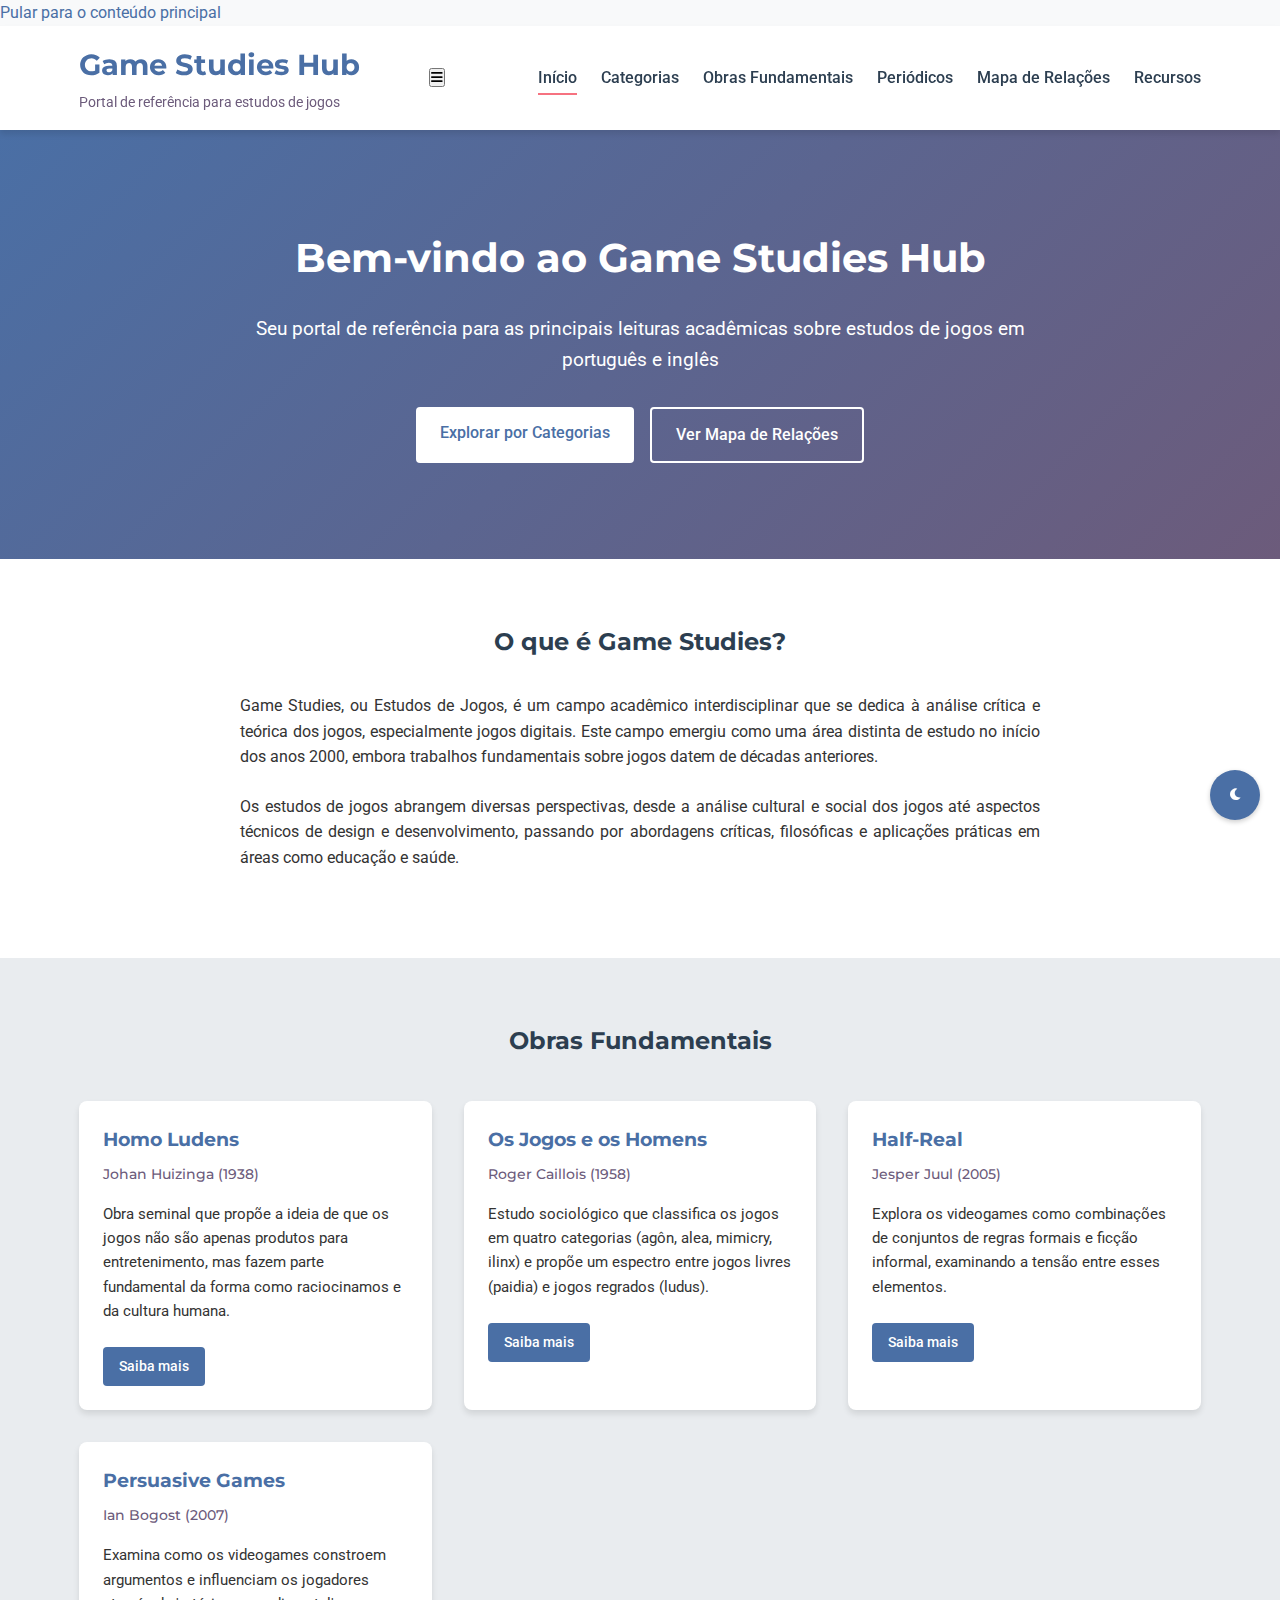
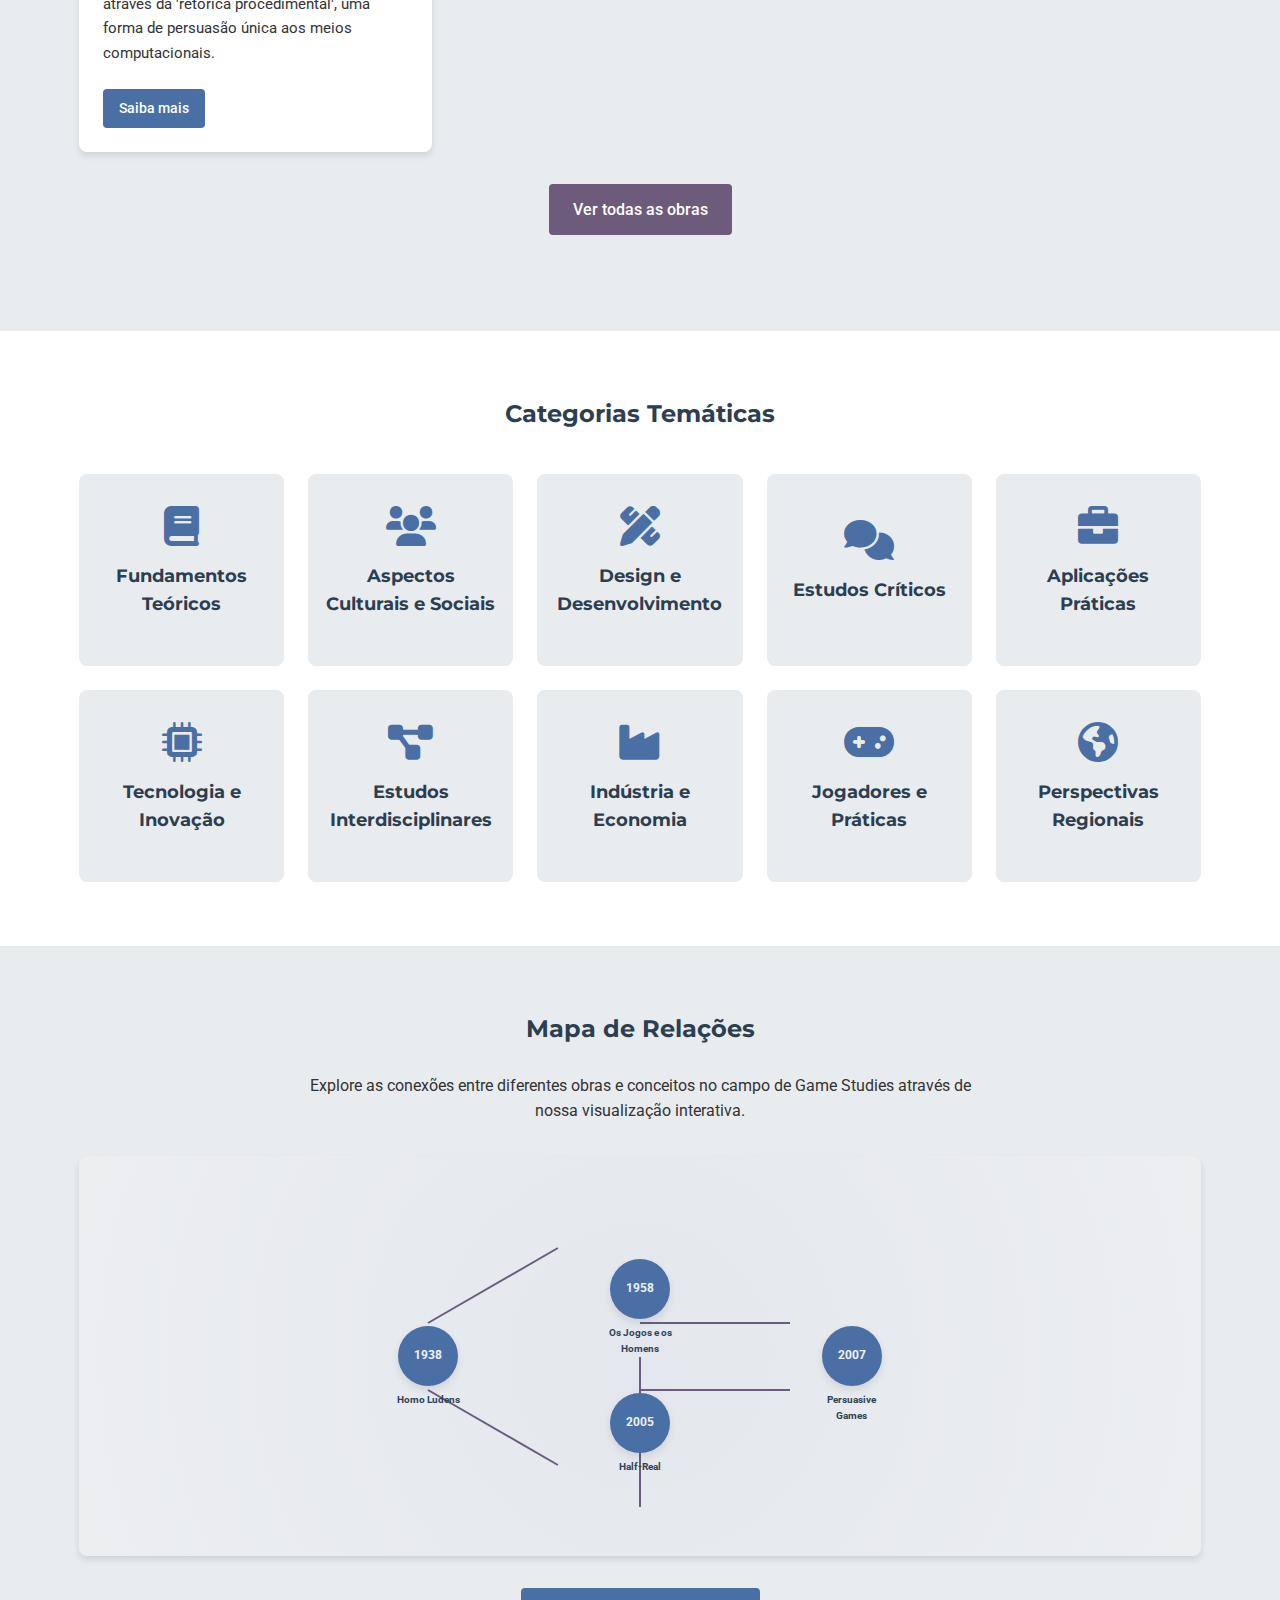
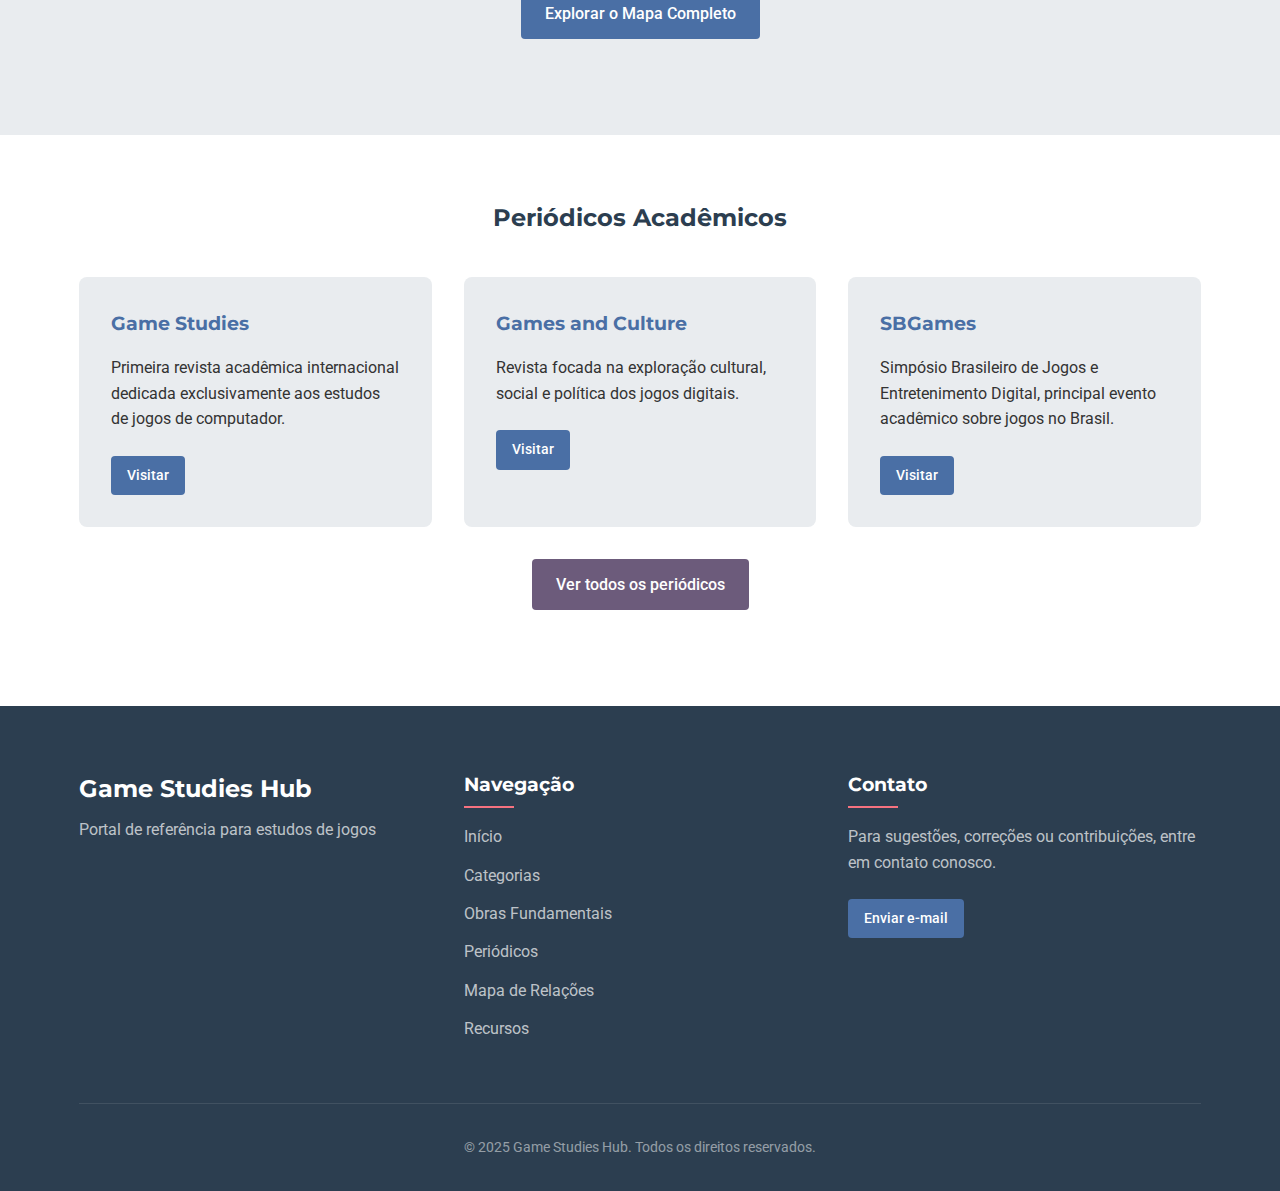
<file: index.html>
<!DOCTYPE html>
<html lang="pt-br">
<head>
    <meta charset="UTF-8">
    <meta name="viewport" content="width=device-width, initial-scale=1.0">
    <title>Game Studies Hub - Portal de Referência para Estudos de Jogos</title>
    <link rel="stylesheet" href="css/styles.css">
    <link rel="stylesheet" href="css/map-placeholder.css">
    <link rel="stylesheet" href="https://cdnjs.cloudflare.com/ajax/libs/font-awesome/6.0.0-beta3/css/all.min.css">
    <link rel="preconnect" href="https://fonts.googleapis.com">
    <link rel="preconnect" href="https://fonts.gstatic.com" crossorigin>
    <link href="https://fonts.googleapis.com/css2?family=Montserrat:wght@400;500;600;700&family=Roboto:wght@300;400;500;700&display=swap" rel="stylesheet">
    <meta name="description" content="Portal de referência para estudos de jogos, reunindo as principais leituras acadêmicas em português e inglês sobre Game Studies.">
    <link rel="icon" href="img/favicon.ico">
    <meta property="og:title" content="Game Studies Hub">
    <meta property="og:description" content="Portal de referência para estudos de jogos, reunindo as principais leituras acadêmicas em português e inglês.">
    <meta property="og:type" content="website">
    <meta property="og:url" content="https://gamestudieshub.com.br">
</head>
<body>
    <a href="#main-content" class="skip-link">Pular para o conteúdo principal</a>
    
    <header>
        <div class="container">
            <div class="logo">
                <h1>Game Studies Hub</h1>
                <p>Portal de referência para estudos de jogos</p>
            </div>
            <button class="mobile-menu-toggle" aria-label="Menu" aria-expanded="false" aria-controls="main-nav">
                <i class="fas fa-bars"></i>
            </button>
            <nav id="main-nav">
                <ul>
                    <li><a href="#" class="active">Início</a></li>
                    <li><a href="categorias.html">Categorias</a></li>
                    <li><a href="obras.html">Obras Fundamentais</a></li>
                    <li><a href="periodicos.html">Periódicos</a></li>
                    <li><a href="mapa.html">Mapa de Relações</a></li>
                    <li><a href="recursos.html">Recursos</a></li>
                </ul>
            </nav>
        </div>
    </header>

    <main id="main-content">
        <section class="hero">
            <div class="container">
                <h2>Bem-vindo ao Game Studies Hub</h2>
                <p>Seu portal de referência para as principais leituras acadêmicas sobre estudos de jogos em português e inglês</p>
                <div class="hero-buttons">
                    <a href="categorias.html" class="btn primary">Explorar por Categorias</a>
                    <a href="mapa.html" class="btn secondary">Ver Mapa de Relações</a>
                </div>
            </div>
        </section>

        <section class="intro">
            <div class="container">
                <h2>O que é Game Studies?</h2>
                <p>Game Studies, ou Estudos de Jogos, é um campo acadêmico interdisciplinar que se dedica à análise crítica e teórica dos jogos, especialmente jogos digitais. Este campo emergiu como uma área distinta de estudo no início dos anos 2000, embora trabalhos fundamentais sobre jogos datem de décadas anteriores.</p>
                <p>Os estudos de jogos abrangem diversas perspectivas, desde a análise cultural e social dos jogos até aspectos técnicos de design e desenvolvimento, passando por abordagens críticas, filosóficas e aplicações práticas em áreas como educação e saúde.</p>
            </div>
        </section>

        <section class="featured">
            <div class="container">
                <h2>Obras Fundamentais</h2>
                <div class="cards">
                    <div class="card">
                        <div class="card-content">
                            <h3>Homo Ludens</h3>
                            <h4>Johan Huizinga (1938)</h4>
                            <p>Obra seminal que propõe a ideia de que os jogos não são apenas produtos para entretenimento, mas fazem parte fundamental da forma como raciocinamos e da cultura humana.</p>
                            <a href="obras.html#homo-ludens" class="btn small">Saiba mais</a>
                        </div>
                    </div>
                    <div class="card">
                        <div class="card-content">
                            <h3>Os Jogos e os Homens</h3>
                            <h4>Roger Caillois (1958)</h4>
                            <p>Estudo sociológico que classifica os jogos em quatro categorias (agôn, alea, mimicry, ilinx) e propõe um espectro entre jogos livres (paidia) e jogos regrados (ludus).</p>
                            <a href="obras.html#jogos-homens" class="btn small">Saiba mais</a>
                        </div>
                    </div>
                    <div class="card">
                        <div class="card-content">
                            <h3>Half-Real</h3>
                            <h4>Jesper Juul (2005)</h4>
                            <p>Explora os videogames como combinações de conjuntos de regras formais e ficção informal, examinando a tensão entre esses elementos.</p>
                            <a href="obras.html#half-real" class="btn small">Saiba mais</a>
                        </div>
                    </div>
                    <div class="card">
                        <div class="card-content">
                            <h3>Persuasive Games</h3>
                            <h4>Ian Bogost (2007)</h4>
                            <p>Examina como os videogames constroem argumentos e influenciam os jogadores através da 'retórica procedimental', uma forma de persuasão única aos meios computacionais.</p>
                            <a href="obras.html#persuasive-games" class="btn small">Saiba mais</a>
                        </div>
                    </div>
                </div>
                <div class="center">
                    <a href="obras.html" class="btn secondary">Ver todas as obras</a>
                </div>
            </div>
        </section>

        <section class="categories">
            <div class="container">
                <h2>Categorias Temáticas</h2>
                <div class="category-grid">
                    <a href="categorias.html#fundamentos" class="category-item">
                        <i class="fas fa-book"></i>
                        <h3>Fundamentos Teóricos</h3>
                    </a>
                    <a href="categorias.html#cultural" class="category-item">
                        <i class="fas fa-users"></i>
                        <h3>Aspectos Culturais e Sociais</h3>
                    </a>
                    <a href="categorias.html#design" class="category-item">
                        <i class="fas fa-pencil-ruler"></i>
                        <h3>Design e Desenvolvimento</h3>
                    </a>
                    <a href="categorias.html#criticos" class="category-item">
                        <i class="fas fa-comments"></i>
                        <h3>Estudos Críticos</h3>
                    </a>
                    <a href="categorias.html#aplicacoes" class="category-item">
                        <i class="fas fa-briefcase"></i>
                        <h3>Aplicações Práticas</h3>
                    </a>
                    <a href="categorias.html#tecnologia" class="category-item">
                        <i class="fas fa-microchip"></i>
                        <h3>Tecnologia e Inovação</h3>
                    </a>
                    <a href="categorias.html#interdisciplinar" class="category-item">
                        <i class="fas fa-project-diagram"></i>
                        <h3>Estudos Interdisciplinares</h3>
                    </a>
                    <a href="categorias.html#industria" class="category-item">
                        <i class="fas fa-industry"></i>
                        <h3>Indústria e Economia</h3>
                    </a>
                    <a href="categorias.html#jogadores" class="category-item">
                        <i class="fas fa-gamepad"></i>
                        <h3>Jogadores e Práticas</h3>
                    </a>
                    <a href="categorias.html#regional" class="category-item">
                        <i class="fas fa-globe-americas"></i>
                        <h3>Perspectivas Regionais</h3>
                    </a>
                </div>
            </div>
        </section>

        <section class="map-preview">
            <div class="container">
                <h2>Mapa de Relações</h2>
                <p>Explore as conexões entre diferentes obras e conceitos no campo de Game Studies através de nossa visualização interativa.</p>
                <div class="map-placeholder">
                    <div class="graph-placeholder">
                        <div class="edge-placeholder edge-1-2"></div>
                        <div class="edge-placeholder edge-1-3"></div>
                        <div class="edge-placeholder edge-2-4"></div>
                        <div class="edge-placeholder edge-3-4"></div>
                        <div class="edge-placeholder edge-2-3"></div>
                        
                        <div class="node-placeholder node-1">
                            1938
                            <div class="node-label">Homo Ludens</div>
                        </div>
                        <div class="node-placeholder node-2">
                            1958
                            <div class="node-label">Os Jogos e os Homens</div>
                        </div>
                        <div class="node-placeholder node-3">
                            2005
                            <div class="node-label">Half-Real</div>
                        </div>
                        <div class="node-placeholder node-4">
                            2007
                            <div class="node-label">Persuasive Games</div>
                        </div>
                    </div>
                </div>
                <div class="center">
                    <a href="mapa.html" class="btn primary">Explorar o Mapa Completo</a>
                </div>
            </div>
        </section>

        <section class="journals">
            <div class="container">
                <h2>Periódicos Acadêmicos</h2>
                <div class="journal-list">
                    <div class="journal-item">
                        <h3>Game Studies</h3>
                        <p>Primeira revista acadêmica internacional dedicada exclusivamente aos estudos de jogos de computador.</p>
                        <a href="http://gamestudies.org/" target="_blank" rel="noopener" class="btn small">Visitar</a>
                    </div>
                    <div class="journal-item">
                        <h3>Games and Culture</h3>
                        <p>Revista focada na exploração cultural, social e política dos jogos digitais.</p>
                        <a href="https://journals.sagepub.com/home/gac" target="_blank" rel="noopener" class="btn small">Visitar</a>
                    </div>
                    <div class="journal-item">
                        <h3>SBGames</h3>
                        <p>Simpósio Brasileiro de Jogos e Entretenimento Digital, principal evento acadêmico sobre jogos no Brasil.</p>
                        <a href="https://www.sbgames.org/" target="_blank" rel="noopener" class="btn small">Visitar</a>
                    </div>
                </div>
                <div class="center">
                    <a href="periodicos.html" class="btn secondary">Ver todos os periódicos</a>
                </div>
            </div>
        </section>
    </main>

    <footer>
        <div class="container">
            <div class="footer-content">
                <div class="footer-logo">
                    <h2>Game Studies Hub</h2>
                    <p>Portal de referência para estudos de jogos</p>
                </div>
                <div class="footer-links">
                    <h3>Navegação</h3>
                    <ul>
                        <li><a href="#">Início</a></li>
                        <li><a href="categorias.html">Categorias</a></li>
                        <li><a href="obras.html">Obras Fundamentais</a></li>
                        <li><a href="periodicos.html">Periódicos</a></li>
                        <li><a href="mapa.html">Mapa de Relações</a></li>
                        <li><a href="recursos.html">Recursos</a></li>
                    </ul>
                </div>
                <div class="footer-contact">
                    <h3>Contato</h3>
                    <p>Para sugestões, correções ou contribuições, entre em contato conosco.</p>
                    <a href="mailto:contato@gamestudieshub.com.br" class="btn small">Enviar e-mail</a>
                </div>
            </div>
            <div class="footer-bottom">
                <p>&copy; 2025 Game Studies Hub. Todos os direitos reservados.</p>
            </div>
        </div>
    </footer>

    <script src="js/main.js"></script>
    <script src="js/deploy.js"></script>
</body>
</html>
</file>
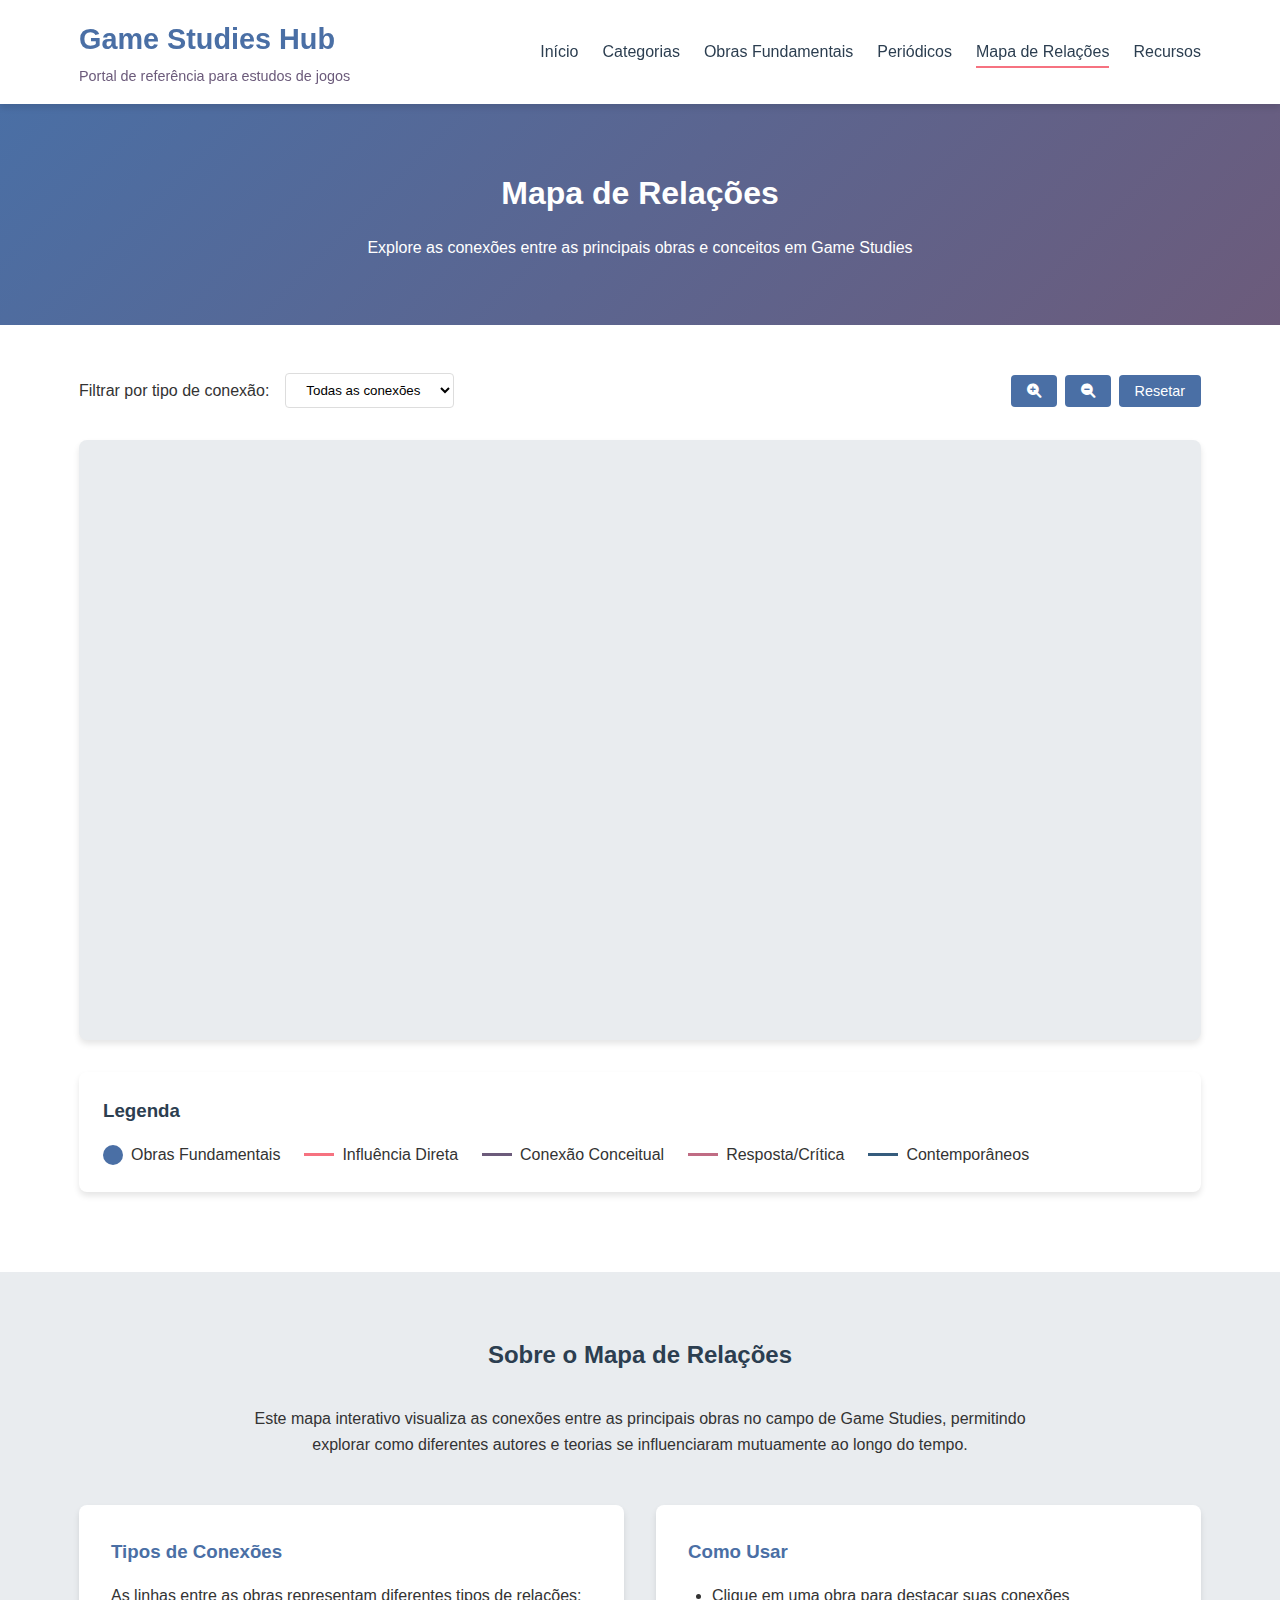
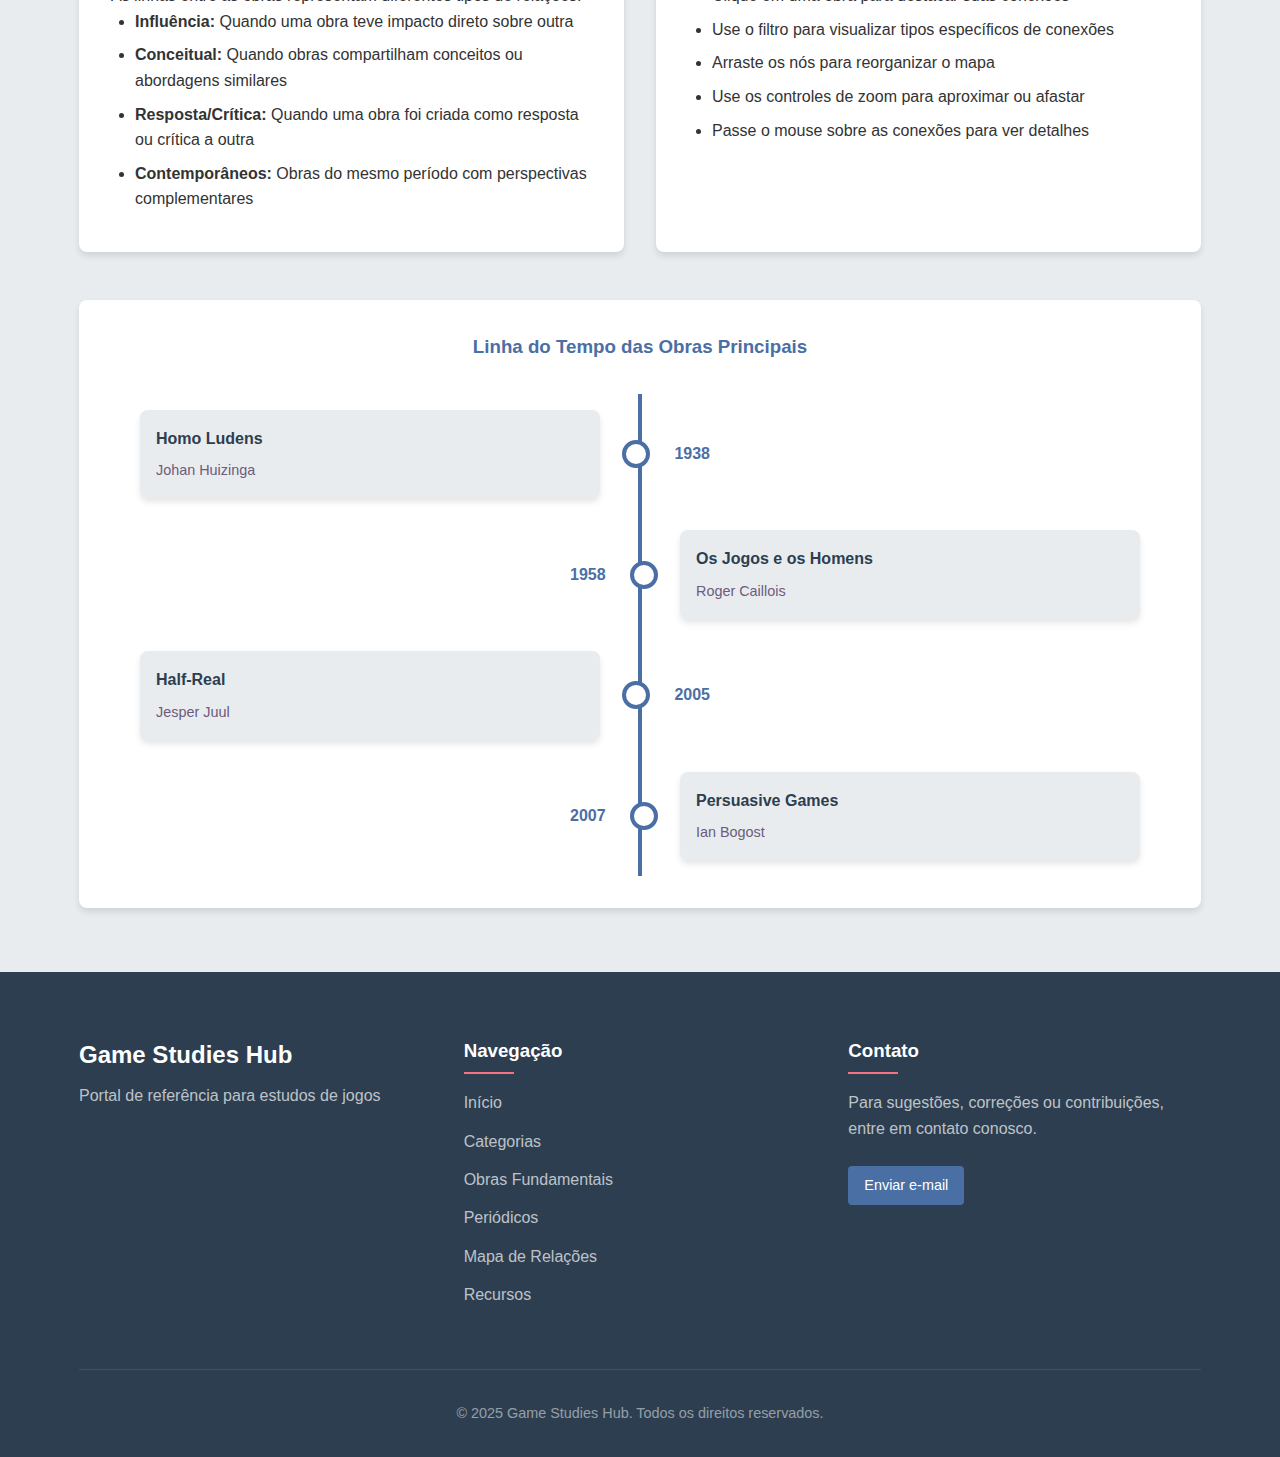
<file: mapa.html>
<!DOCTYPE html>
<html lang="pt-br">
<head>
    <meta charset="UTF-8">
    <meta name="viewport" content="width=device-width, initial-scale=1.0">
    <title>Mapa de Relações - Game Studies Hub</title>
    <link rel="stylesheet" href="css/styles.css">
    <link rel="stylesheet" href="css/mapa.css">
    <link rel="stylesheet" href="https://cdnjs.cloudflare.com/ajax/libs/font-awesome/6.0.0-beta3/css/all.min.css">
    <script src="https://d3js.org/d3.v7.min.js"></script>
</head>
<body>
    <header>
        <div class="container">
            <div class="logo">
                <h1>Game Studies Hub</h1>
                <p>Portal de referência para estudos de jogos</p>
            </div>
            <nav>
                <ul>
                    <li><a href="index.html">Início</a></li>
                    <li><a href="categorias.html">Categorias</a></li>
                    <li><a href="obras.html">Obras Fundamentais</a></li>
                    <li><a href="periodicos.html">Periódicos</a></li>
                    <li><a href="mapa.html" class="active">Mapa de Relações</a></li>
                    <li><a href="recursos.html">Recursos</a></li>
                </ul>
            </nav>
        </div>
    </header>

    <section class="page-header">
        <div class="container">
            <h1>Mapa de Relações</h1>
            <p>Explore as conexões entre as principais obras e conceitos em Game Studies</p>
        </div>
    </section>

    <section class="map-section">
        <div class="container">
            <div class="map-controls">
                <div class="filter-group">
                    <label for="filter-type">Filtrar por tipo de conexão:</label>
                    <select id="filter-type">
                        <option value="all">Todas as conexões</option>
                        <option value="influenciou">Influência</option>
                        <option value="conceitual">Conceitual</option>
                        <option value="resposta">Resposta/Crítica</option>
                        <option value="contemporaneo">Contemporâneos</option>
                        <option value="referencia">Referência</option>
                    </select>
                </div>
                <div class="view-controls">
                    <button id="zoom-in" class="btn small"><i class="fas fa-search-plus"></i></button>
                    <button id="zoom-out" class="btn small"><i class="fas fa-search-minus"></i></button>
                    <button id="reset-view" class="btn small">Resetar</button>
                </div>
            </div>
            
            <div class="map-container" id="graph-container">
                <!-- O gráfico D3.js será renderizado aqui -->
            </div>
            
            <div class="map-legend">
                <h3>Legenda</h3>
                <ul>
                    <li><span class="legend-color" style="background-color: #4a6fa5;"></span> Obras Fundamentais</li>
                    <li><span class="legend-line" style="background-color: #f67280;"></span> Influência Direta</li>
                    <li><span class="legend-line" style="background-color: #6c5b7b;"></span> Conexão Conceitual</li>
                    <li><span class="legend-line" style="background-color: #c06c84;"></span> Resposta/Crítica</li>
                    <li><span class="legend-line" style="background-color: #355c7d;"></span> Contemporâneos</li>
                </ul>
            </div>
        </div>
    </section>

    <section class="map-details">
        <div class="container">
            <h2>Sobre o Mapa de Relações</h2>
            <p>Este mapa interativo visualiza as conexões entre as principais obras no campo de Game Studies, permitindo explorar como diferentes autores e teorias se influenciaram mutuamente ao longo do tempo.</p>
            
            <div class="details-grid">
                <div class="details-item">
                    <h3>Tipos de Conexões</h3>
                    <p>As linhas entre as obras representam diferentes tipos de relações:</p>
                    <ul>
                        <li><strong>Influência:</strong> Quando uma obra teve impacto direto sobre outra</li>
                        <li><strong>Conceitual:</strong> Quando obras compartilham conceitos ou abordagens similares</li>
                        <li><strong>Resposta/Crítica:</strong> Quando uma obra foi criada como resposta ou crítica a outra</li>
                        <li><strong>Contemporâneos:</strong> Obras do mesmo período com perspectivas complementares</li>
                    </ul>
                </div>
                
                <div class="details-item">
                    <h3>Como Usar</h3>
                    <ul>
                        <li>Clique em uma obra para destacar suas conexões</li>
                        <li>Use o filtro para visualizar tipos específicos de conexões</li>
                        <li>Arraste os nós para reorganizar o mapa</li>
                        <li>Use os controles de zoom para aproximar ou afastar</li>
                        <li>Passe o mouse sobre as conexões para ver detalhes</li>
                    </ul>
                </div>
            </div>
            
            <div class="timeline">
                <h3>Linha do Tempo das Obras Principais</h3>
                <div class="timeline-container">
                    <div class="timeline-item">
                        <div class="timeline-date">1938</div>
                        <div class="timeline-content">
                            <h4>Homo Ludens</h4>
                            <p>Johan Huizinga</p>
                        </div>
                    </div>
                    <div class="timeline-item">
                        <div class="timeline-date">1958</div>
                        <div class="timeline-content">
                            <h4>Os Jogos e os Homens</h4>
                            <p>Roger Caillois</p>
                        </div>
                    </div>
                    <div class="timeline-item">
                        <div class="timeline-date">2005</div>
                        <div class="timeline-content">
                            <h4>Half-Real</h4>
                            <p>Jesper Juul</p>
                        </div>
                    </div>
                    <div class="timeline-item">
                        <div class="timeline-date">2007</div>
                        <div class="timeline-content">
                            <h4>Persuasive Games</h4>
                            <p>Ian Bogost</p>
                        </div>
                    </div>
                </div>
            </div>
        </div>
    </section>

    <footer>
        <div class="container">
            <div class="footer-content">
                <div class="footer-logo">
                    <h2>Game Studies Hub</h2>
                    <p>Portal de referência para estudos de jogos</p>
                </div>
                <div class="footer-links">
                    <h3>Navegação</h3>
                    <ul>
                        <li><a href="index.html">Início</a></li>
                        <li><a href="categorias.html">Categorias</a></li>
                        <li><a href="obras.html">Obras Fundamentais</a></li>
                        <li><a href="periodicos.html">Periódicos</a></li>
                        <li><a href="mapa.html">Mapa de Relações</a></li>
                        <li><a href="recursos.html">Recursos</a></li>
                    </ul>
                </div>
                <div class="footer-contact">
                    <h3>Contato</h3>
                    <p>Para sugestões, correções ou contribuições, entre em contato conosco.</p>
                    <a href="mailto:contato@gamestudieshub.com.br" class="btn small">Enviar e-mail</a>
                </div>
            </div>
            <div class="footer-bottom">
                <p>&copy; 2025 Game Studies Hub. Todos os direitos reservados.</p>
            </div>
        </div>
    </footer>

    <script src="js/main.js"></script>
    <script src="js/mapa.js"></script>
</body>
</html>
</file>
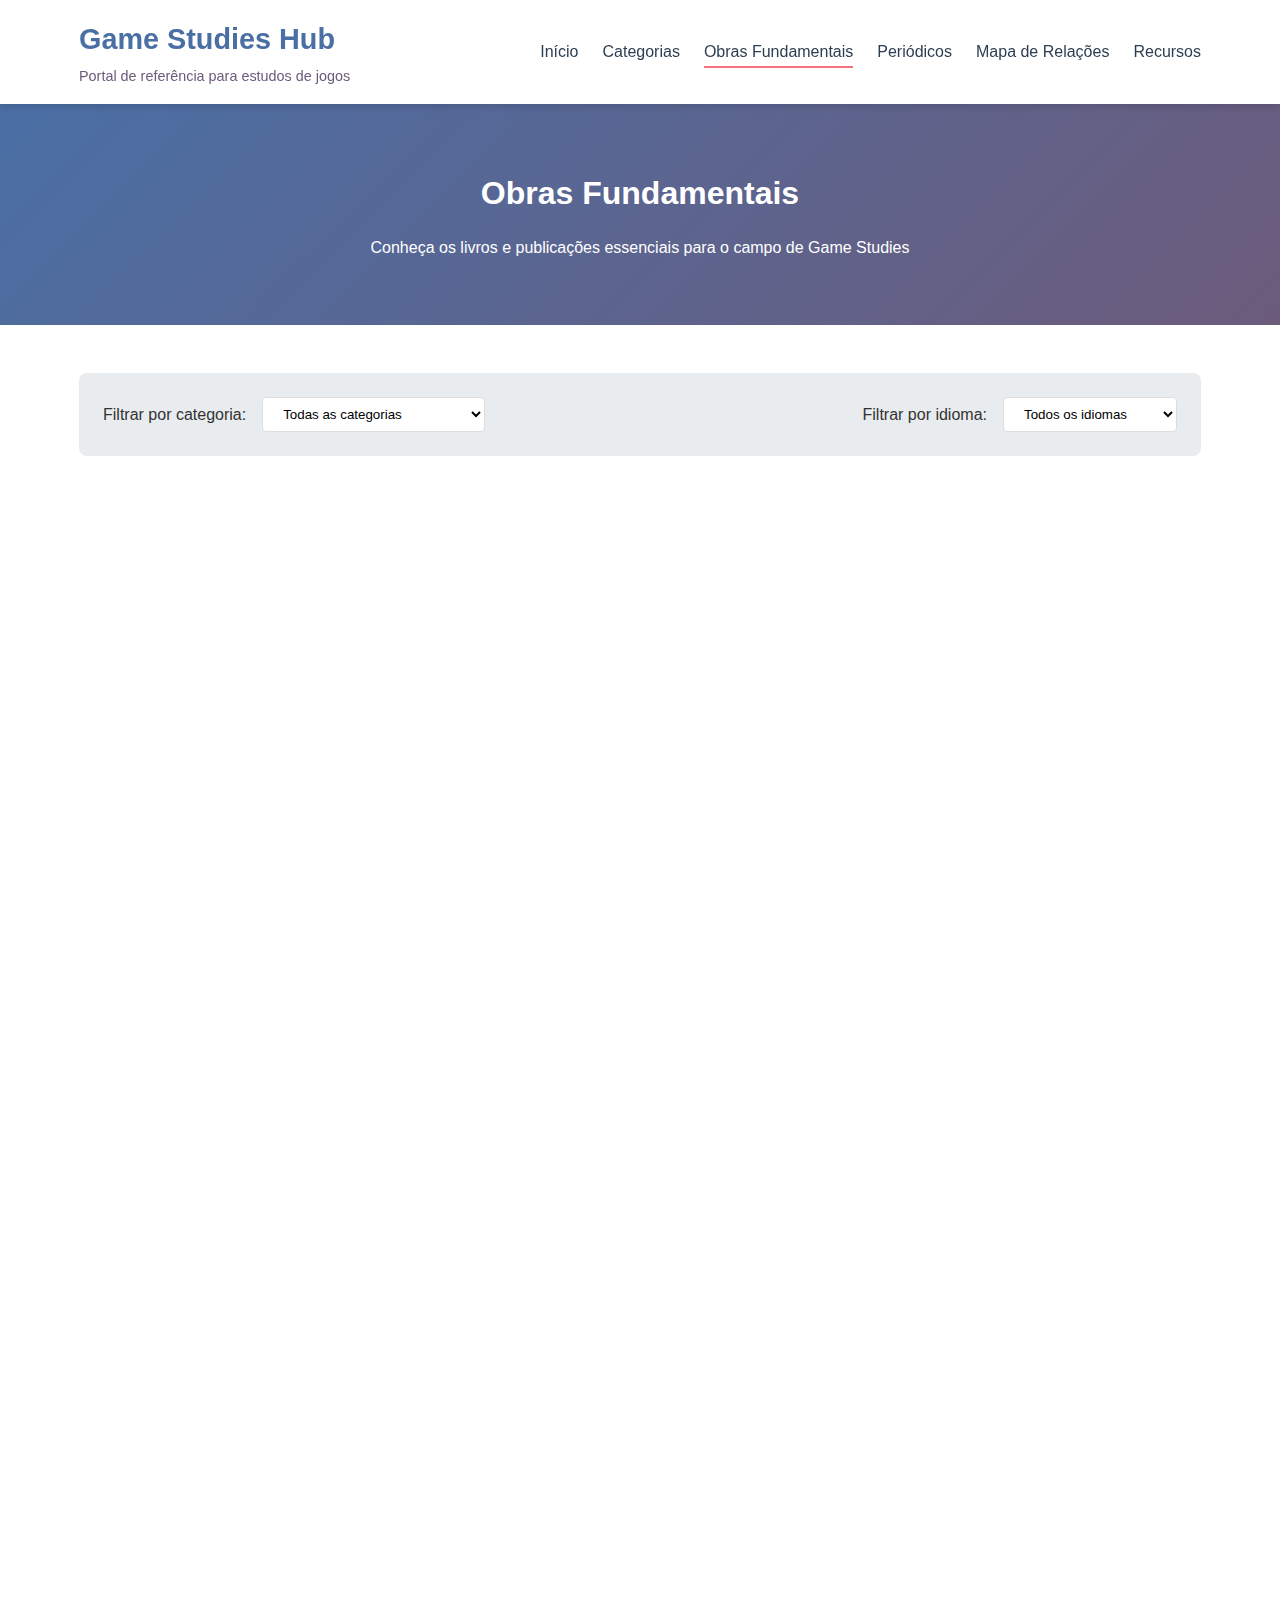
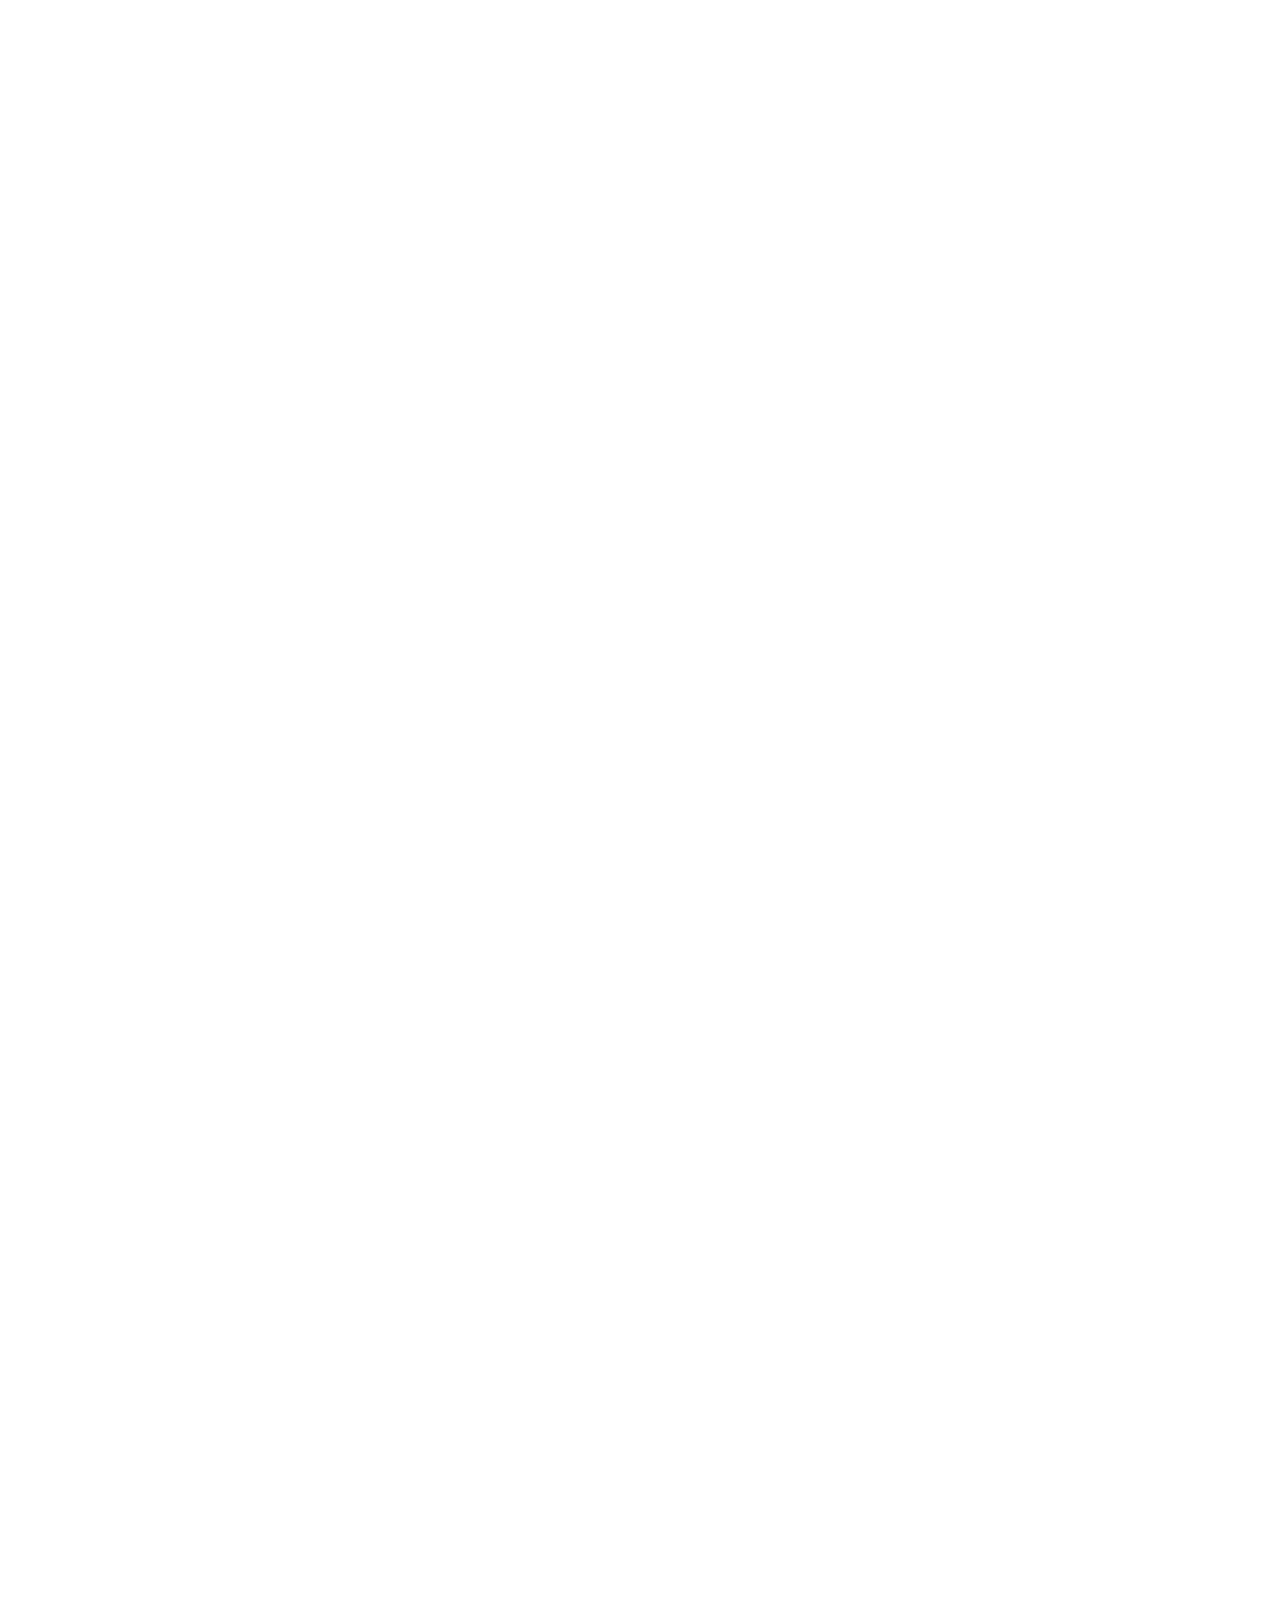
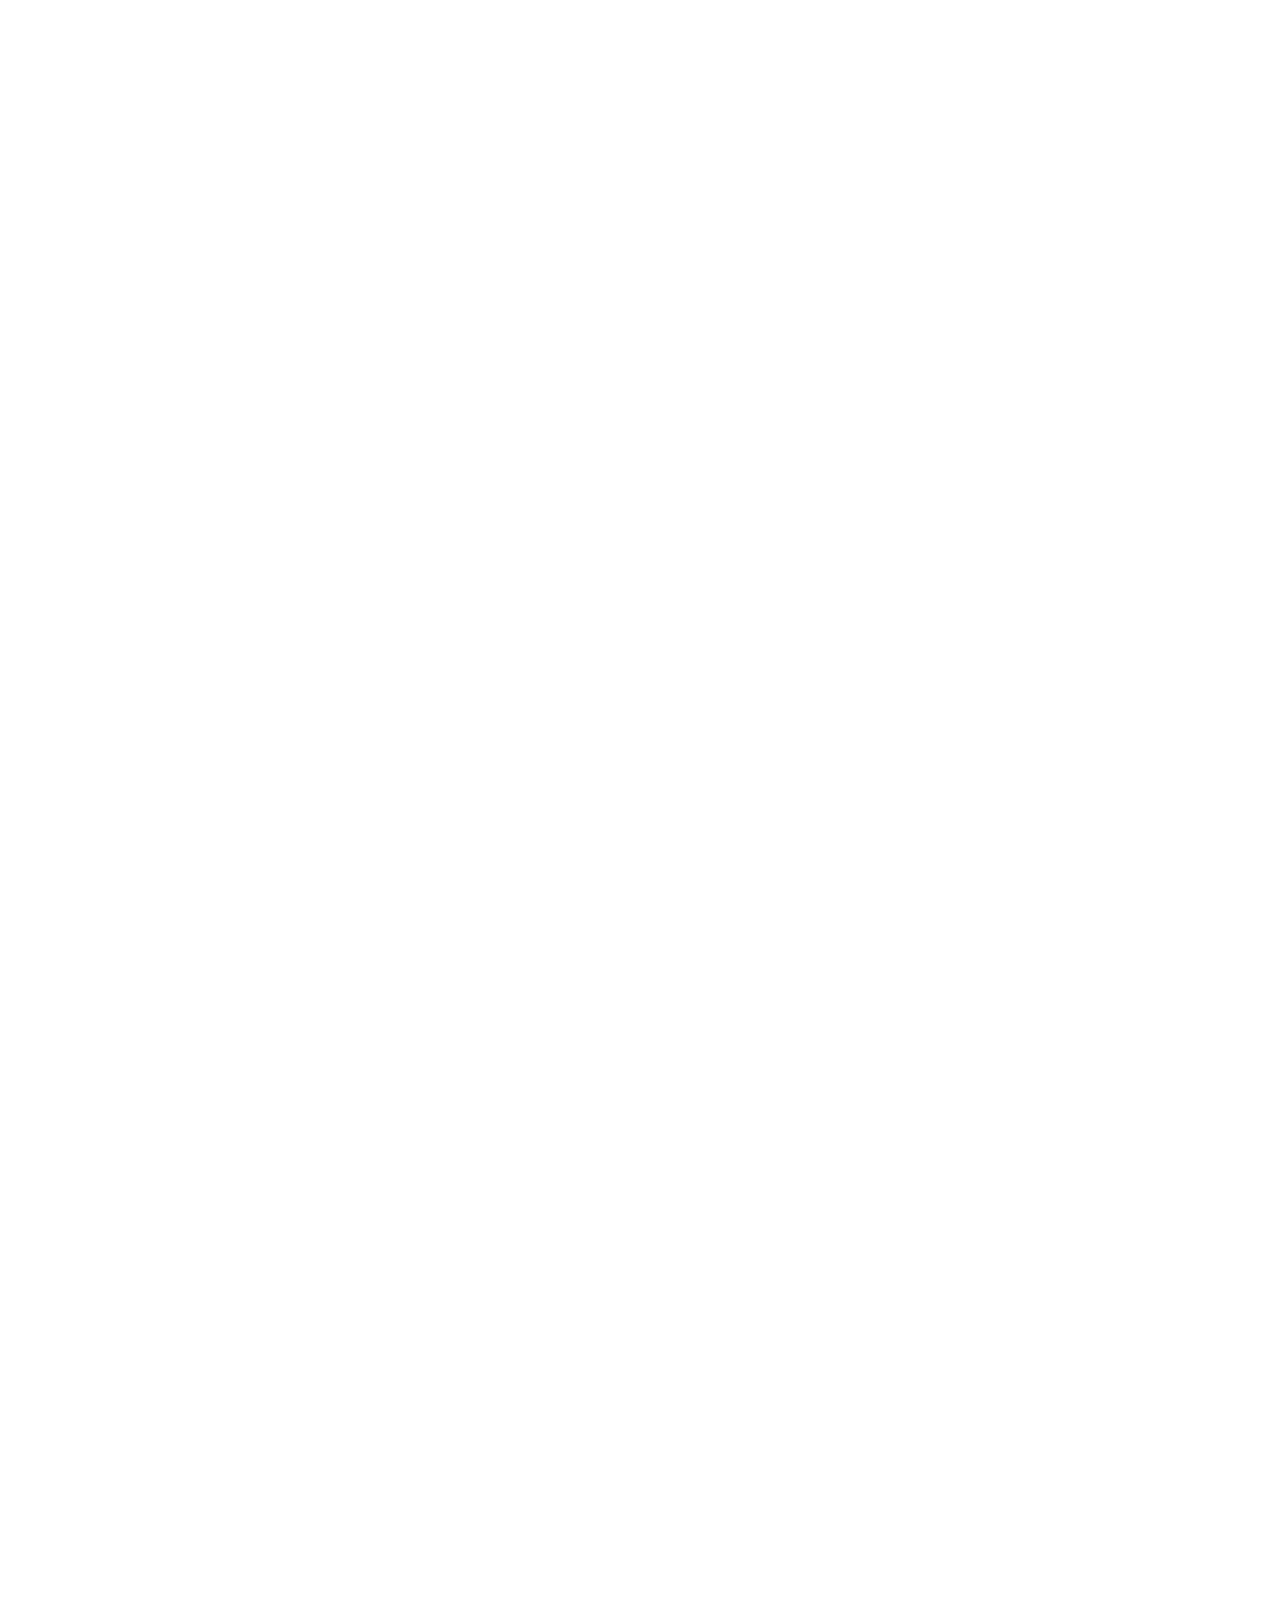
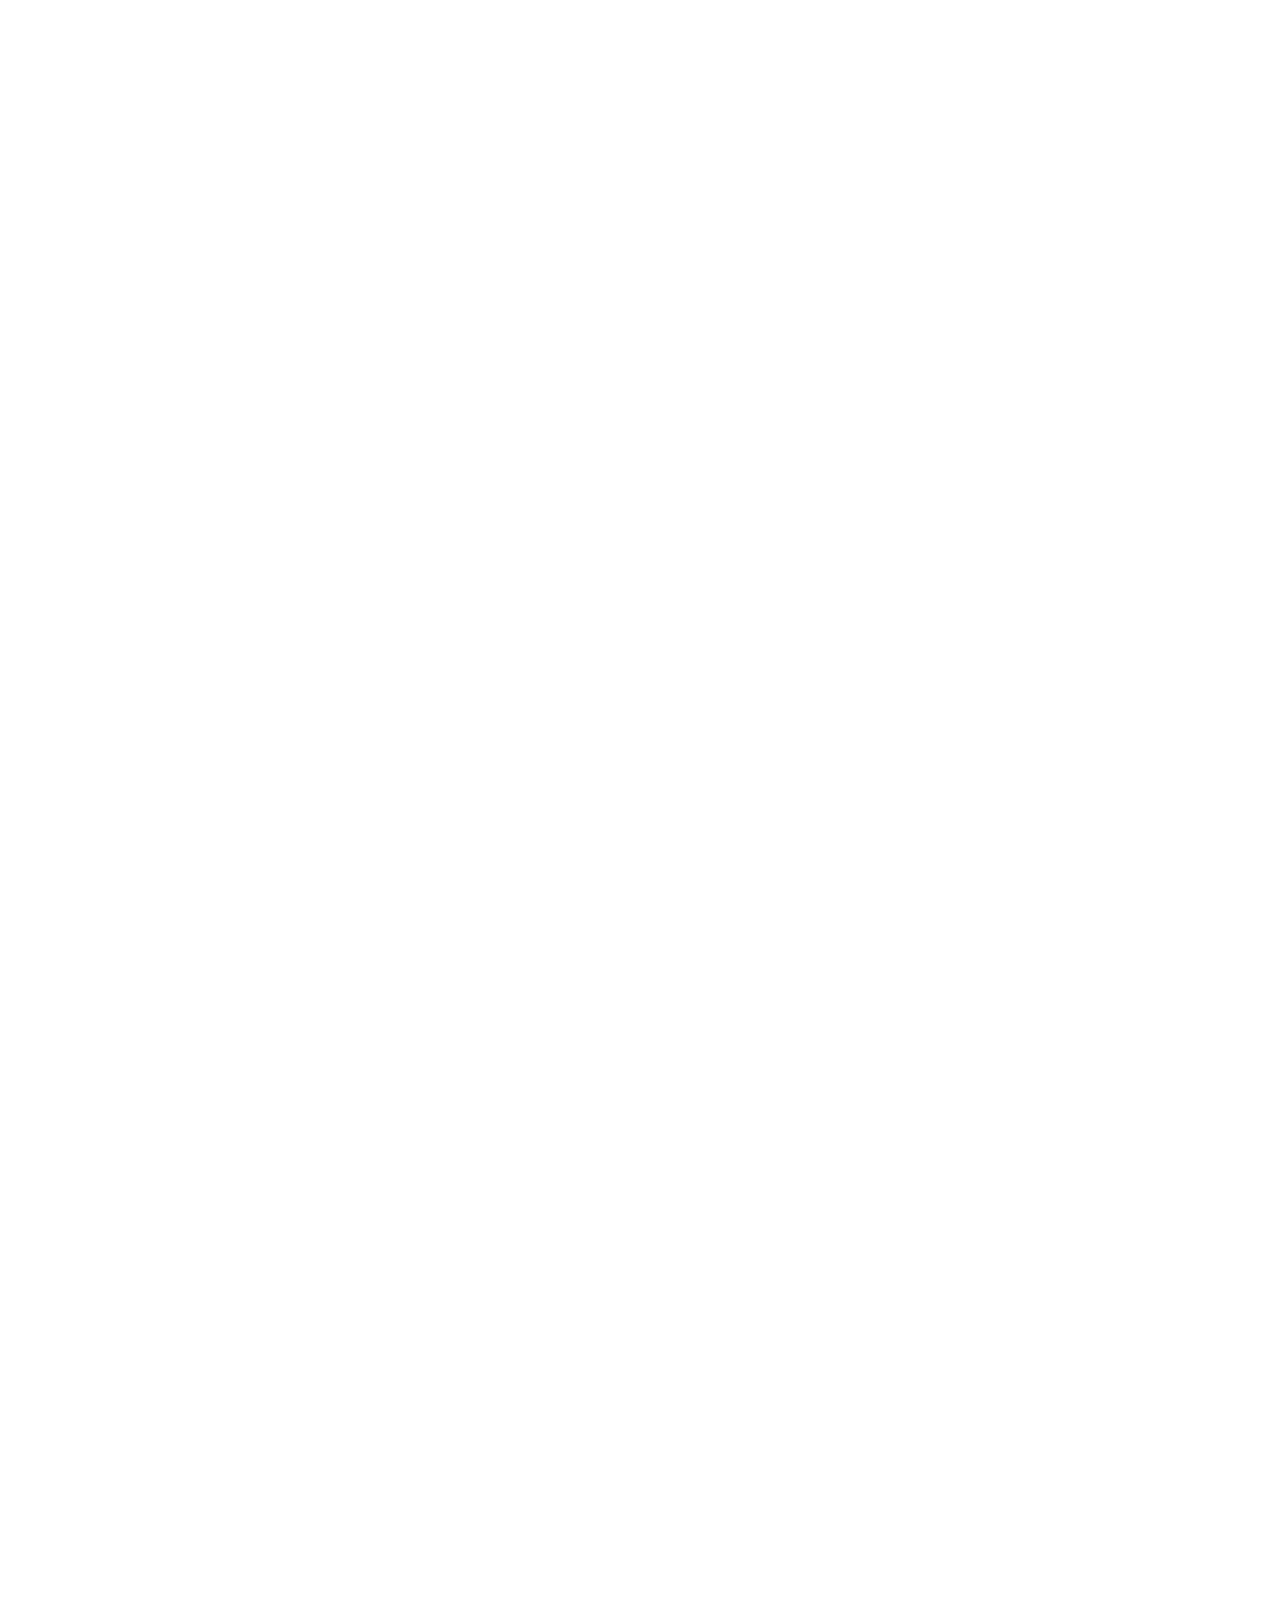
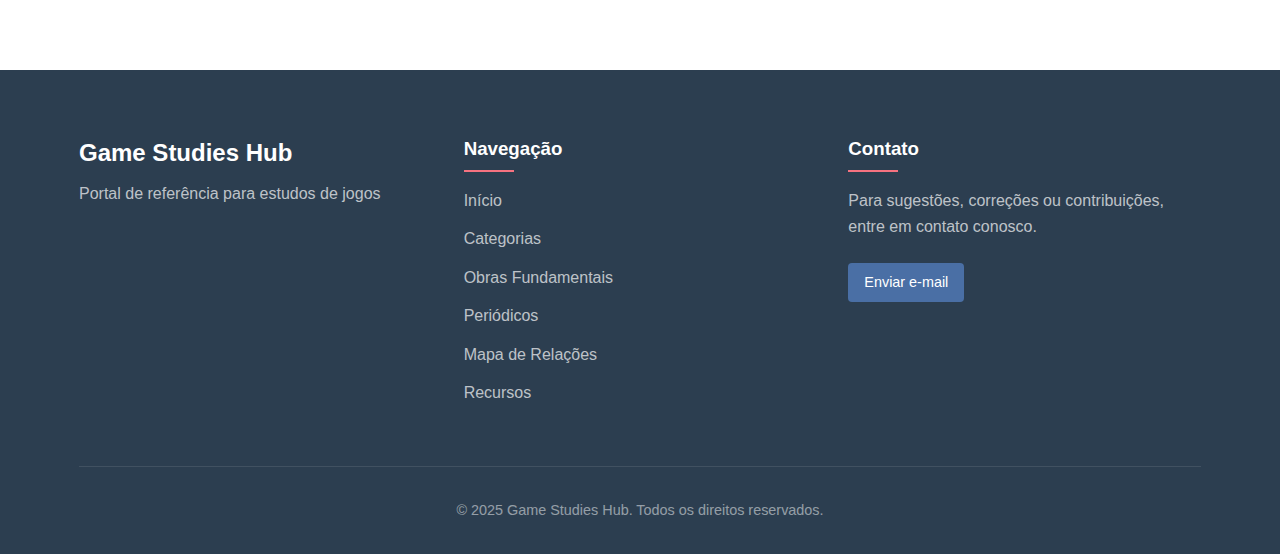
<file: obras.html>
<!DOCTYPE html>
<html lang="pt-br">
<head>
    <meta charset="UTF-8">
    <meta name="viewport" content="width=device-width, initial-scale=1.0">
    <title>Obras Fundamentais - Game Studies Hub</title>
    <link rel="stylesheet" href="css/styles.css">
    <link rel="stylesheet" href="css/obras.css">
    <link rel="stylesheet" href="https://cdnjs.cloudflare.com/ajax/libs/font-awesome/6.0.0-beta3/css/all.min.css">
</head>
<body>
    <header>
        <div class="container">
            <div class="logo">
                <h1>Game Studies Hub</h1>
                <p>Portal de referência para estudos de jogos</p>
            </div>
            <nav>
                <ul>
                    <li><a href="index.html">Início</a></li>
                    <li><a href="categorias.html">Categorias</a></li>
                    <li><a href="obras.html" class="active">Obras Fundamentais</a></li>
                    <li><a href="periodicos.html">Periódicos</a></li>
                    <li><a href="mapa.html">Mapa de Relações</a></li>
                    <li><a href="recursos.html">Recursos</a></li>
                </ul>
            </nav>
        </div>
    </header>

    <section class="page-header">
        <div class="container">
            <h1>Obras Fundamentais</h1>
            <p>Conheça os livros e publicações essenciais para o campo de Game Studies</p>
        </div>
    </section>

    <section class="obras-section">
        <div class="container">
            <div class="obras-filters">
                <div class="filter-group">
                    <label for="filter-categoria">Filtrar por categoria:</label>
                    <select id="filter-categoria">
                        <option value="all">Todas as categorias</option>
                        <option value="Fundamentos Teóricos">Fundamentos Teóricos</option>
                        <option value="Aspectos Culturais e Sociais">Aspectos Culturais e Sociais</option>
                        <option value="Design e Desenvolvimento">Design e Desenvolvimento</option>
                        <option value="Estudos Críticos">Estudos Críticos</option>
                        <option value="Aplicações Práticas">Aplicações Práticas</option>
                    </select>
                </div>
                <div class="filter-group">
                    <label for="filter-idioma">Filtrar por idioma:</label>
                    <select id="filter-idioma">
                        <option value="all">Todos os idiomas</option>
                        <option value="Português">Português</option>
                        <option value="Inglês">Inglês</option>
                        <option value="Múltiplos">Múltiplos (traduzido)</option>
                    </select>
                </div>
            </div>

            <div class="obras-list">
                <!-- Homo Ludens -->
                <div class="obra-item" id="homo-ludens">
                    <div class="obra-header">
                        <h2>Homo Ludens</h2>
                        <div class="obra-meta">
                            <span class="autor">Johan Huizinga</span>
                            <span class="ano">1938</span>
                            <span class="idioma">Múltiplos (traduzido)</span>
                        </div>
                        <div class="obra-categorias">
                            <span class="categoria">Fundamentos Teóricos</span>
                            <span class="categoria">Aspectos Culturais e Sociais</span>
                        </div>
                    </div>
                    <div class="obra-content">
                        <div class="obra-resumo">
                            <h3>Resumo</h3>
                            <p>Publicado em 1938, "Homo Ludens" é uma obra seminal que propõe a ideia de que os jogos não são apenas produtos para entretenimento, mas fazem parte fundamental da forma como raciocinamos. Huizinga argumenta que a cultura em si carrega um caráter de jogo, e que o pensamento lúdico seria fundamental para a humanidade - daí o termo "Homo Ludens" (homem que joga), em contraste com "Homo Sapiens" (homem que sabe).</p>
                            <p>O livro explora como as dinâmicas lúdicas fazem parte da consciência humana e como isso se manifesta em diversos aspectos da cultura, desde a filosofia até a guerra, passando pelos mitos, poesia e jurisprudência. Huizinga define jogo como uma atividade em que o indivíduo tem consciência e aceita as regras da dinâmica, sendo esta obrigatoriamente algo diferente da vida cotidiana.</p>
                        </div>
                        <div class="obra-contribuicoes">
                            <h3>Contribuições para Game Studies</h3>
                            <ul>
                                <li>Estabeleceu o jogo como objeto de estudo acadêmico</li>
                                <li>Propôs a ideia do elemento lúdico como parte fundamental da cultura humana</li>
                                <li>Forneceu uma das primeiras definições formais de jogo</li>
                                <li>Influenciou gerações de pesquisadores em diversas áreas</li>
                            </ul>
                        </div>
                        <div class="obra-criticas">
                            <h3>Críticas</h3>
                            <ul>
                                <li>Definição restrita de jogos que exclui muitas atividades hoje consideradas jogos</li>
                                <li>Argumentação baseada em hipóteses frágeis e algumas crenças pessoais errôneas</li>
                                <li>Falta de diálogo com outras áreas do conhecimento como as ciências exatas e biológicas</li>
                            </ul>
                        </div>
                        <div class="obra-conexoes">
                            <h3>Conexões com outras obras</h3>
                            <p>Esta obra influenciou diretamente "Os Jogos e os Homens" de Roger Caillois e compartilha conceitos com "Half-Real" de Jesper Juul.</p>
                            <a href="mapa.html#homo-ludens" class="btn small">Ver no mapa de relações</a>
                        </div>
                    </div>
                </div>

                <!-- Os Jogos e os Homens -->
                <div class="obra-item" id="jogos-homens">
                    <div class="obra-header">
                        <h2>Os Jogos e os Homens: A Máscara e a Vertigem</h2>
                        <div class="obra-meta">
                            <span class="autor">Roger Caillois</span>
                            <span class="ano">1958</span>
                            <span class="idioma">Português/Francês</span>
                        </div>
                        <div class="obra-categorias">
                            <span class="categoria">Fundamentos Teóricos</span>
                            <span class="categoria">Aspectos Culturais e Sociais</span>
                        </div>
                    </div>
                    <div class="obra-content">
                        <div class="obra-resumo">
                            <h3>Resumo</h3>
                            <p>Publicado em 1958, "Os Jogos e os Homens" (Les Jeux et les Hommes) é um estudo sociológico sobre jogos que define e classifica suas diferentes manifestações. Roger Caillois utiliza como ponto de partida a obra de Johan Huizinga, "Homo Ludens", mas enquanto Huizinga estudou os jogos através de uma lente antropológica, focando em como eles constroem a civilização e a cultura, Caillois adota uma perspectiva sociológica, analisando as diferentes formas nas quais o jogo se manifesta e como estas afetam e são afetadas pelas pessoas.</p>
                            <p>Caillois define o jogo como uma atividade livre, delimitada, incerta, improdutiva, regulamentada e fictícia. Ele propõe uma classificação dos jogos em quatro categorias principais: Agôn (competição), Alea (sorte), Mimicry (simulação) e Ilinx (vertigem), além de um espectro entre Paidia (improvisação livre) e Ludus (regras imperativas).</p>
                        </div>
                        <div class="obra-contribuicoes">
                            <h3>Contribuições para Game Studies</h3>
                            <ul>
                                <li>Oferece uma classificação sistemática dos jogos que vai além da visão homogênea de Huizinga</li>
                                <li>Propõe categorias que permitem analisar diferentes tipos de jogos e suas funções sociais</li>
                                <li>Estabelece um espectro entre jogos livres (paidia) e jogos regrados (ludus)</li>
                                <li>Fornece ferramentas conceituais para entender como os jogos refletem e influenciam a sociedade</li>
                            </ul>
                        </div>
                        <div class="obra-classificacao">
                            <h3>Classificação dos Jogos</h3>
                            <div class="classificacao-grid">
                                <div class="classificacao-item">
                                    <h4>Agôn (Competição)</h4>
                                    <p>Jogos competitivos onde os participantes confrontam-se em igualdade de oportunidades</p>
                                    <p><em>Exemplos: xadrez, esportes</em></p>
                                </div>
                                <div class="classificacao-item">
                                    <h4>Alea (Sorte)</h4>
                                    <p>Jogos baseados no acaso, onde o jogador não tem controle sobre o resultado</p>
                                    <p><em>Exemplos: roleta, loteria</em></p>
                                </div>
                                <div class="classificacao-item">
                                    <h4>Mimicry (Simulação)</h4>
                                    <p>Jogos de imitação e faz-de-conta, onde se assume temporariamente uma personalidade fictícia</p>
                                    <p><em>Exemplos: teatro, RPG</em></p>
                                </div>
                                <div class="classificacao-item">
                                    <h4>Ilinx (Vertigem)</h4>
                                    <p>Jogos que buscam destruir momentaneamente a estabilidade da percepção</p>
                                    <p><em>Exemplos: montanha-russa, rodopiar</em></p>
                                </div>
                            </div>
                        </div>
                        <div class="obra-conexoes">
                            <h3>Conexões com outras obras</h3>
                            <p>Esta obra é uma resposta direta a "Homo Ludens" de Huizinga e influenciou conceitos presentes em "Half-Real" de Jesper Juul.</p>
                            <a href="mapa.html#jogos-homens" class="btn small">Ver no mapa de relações</a>
                        </div>
                    </div>
                </div>

                <!-- Half-Real -->
                <div class="obra-item" id="half-real">
                    <div class="obra-header">
                        <h2>Half-Real: Video Games Between Real Rules and Fictional Worlds</h2>
                        <div class="obra-meta">
                            <span class="autor">Jesper Juul</span>
                            <span class="ano">2005</span>
                            <span class="idioma">Inglês</span>
                        </div>
                        <div class="obra-categorias">
                            <span class="categoria">Fundamentos Teóricos</span>
                            <span class="categoria">Design e Desenvolvimento</span>
                        </div>
                    </div>
                    <div class="obra-content">
                        <div class="obra-resumo">
                            <h3>Resumo</h3>
                            <p>Publicado em 2005, "Half-Real" explora os videogames como combinações de conjuntos de regras formais e ficção informal. O título deriva da afirmação de que, enquanto a ficção que envolve um jogo (como xadrez) é aparentemente arbitrária e importa dentro de um círculo imaginário de jogo, as regras em si exercem poder sobre o jogador e a realidade - qualquer jogo é "meio-real" (half-real). Para Juul, essa interação, mais do que qualquer uma das partes isoladamente, é um aspecto intrigante dos estudos de videogames.</p>
                            <p>O livro examina a tensão em constante evolução entre regras e ficção nos videogames, propondo um "modelo clássico de jogo" e explorando como os jogos afetam o jogador e o mundo em geral, levando a discussões interessantes sobre tempo e espaço nos jogos.</p>
                        </div>
                        <div class="obra-estrutura">
                            <h3>Estrutura do Livro</h3>
                            <div class="estrutura-list">
                                <div class="estrutura-item">
                                    <h4>Introdução</h4>
                                    <p>Apresenta a ideia principal de que os jogos são compostos de regras reais e mundos ficcionais, e discute o estado dos estudos de videogames.</p>
                                </div>
                                <div class="estrutura-item">
                                    <h4>Videogames e o Modelo Clássico de Jogo</h4>
                                    <p>Define o que é um jogo, diferencia jogos de não-jogos e casos limítrofes, e discute a natureza transmidiática dos jogos.</p>
                                </div>
                                <div class="estrutura-item">
                                    <h4>Regras</h4>
                                    <p>Explora o que são regras, como funcionam nos jogos e como se combinam para formar desafios. Introduz conceitos importantes como jogos de progressão versus jogos de emergência, e discute o conceito de gameplay.</p>
                                </div>
                                <div class="estrutura-item">
                                    <h4>Ficção</h4>
                                    <p>Examina os mundos ficcionais dos videogames, como são incompletos e como os jogadores preenchem as lacunas.</p>
                                </div>
                                <div class="estrutura-item">
                                    <h4>Regras e Ficção</h4>
                                    <p>Analisa a interação entre regras e ficção nos videogames.</p>
                                </div>
                                <div class="estrutura-item">
                                    <h4>Conclusões</h4>
                                    <p>Sintetiza as ideias apresentadas e discute suas implicações para o estudo dos videogames.</p>
                                </div>
                            </div>
                        </div>
                        <div class="obra-contribuicoes">
                            <h3>Contribuições para Game Studies</h3>
                            <ul>
                                <li>Propõe uma teoria coerente que integra regras e ficção nos videogames</li>
                                <li>Introduz conceitos importantes como jogos de emergência versus jogos de progressão</li>
                                <li>Oferece um modelo para analisar a interação entre regras e ficção</li>
                                <li>Contribui para o debate entre ludologia e narratologia nos estudos de jogos</li>
                            </ul>
                        </div>
                        <div class="obra-conexoes">
                            <h3>Conexões com outras obras</h3>
                            <p>Esta obra referencia tanto "Homo Ludens" de Huizinga quanto "Os Jogos e os Homens" de Caillois, e tem uma relação contemporânea com "Persuasive Games" de Bogost.</p>
                            <a href="mapa.html#half-real" class="btn small">Ver no mapa de relações</a>
                        </div>
                    </div>
                </div>

                <!-- Persuasive Games -->
                <div class="obra-item" id="persuasive-games">
                    <div class="obra-header">
                        <h2>Persuasive Games: The Expressive Power of Videogames</h2>
                        <div class="obra-meta">
                            <span class="autor">Ian Bogost</span>
                            <span class="ano">2007</span>
                            <span class="idioma">Inglês</span>
                        </div>
                        <div class="obra-categorias">
                            <span class="categoria">Estudos Críticos</span>
                            <span class="categoria">Aplicações Práticas</span>
                        </div>
                    </div>
                    <div class="obra-content">
                        <div class="obra-resumo">
                            <h3>Resumo</h3>
                            <p>Publicado em 2007, "Persuasive Games" examina como os videogames constroem argumentos e influenciam os jogadores. Bogost analisa a função única da retórica no software em geral e nos videogames em particular, baseando-se na história de 2.500 anos da retórica, o estudo da expressão persuasiva.</p>
                            <p>O autor argumenta que os videogames, graças ao seu modo básico de representação procedimental (representações e interações baseadas em regras), abrem um novo domínio para a persuasão, realizando uma nova forma de retórica que ele chama de "retórica procedimental". Esta é uma forma de retórica vinculada às principais affordances dos computadores: executar processos e realizar manipulação simbólica baseada em regras.</p>
                            <p>Bogost defende que os videogames têm um poder persuasivo único que vai além de outras formas de persuasão computacional. Eles não apenas podem apoiar posições sociais e culturais existentes, mas também podem interromper e mudar essas posições, levando a mudanças sociais potencialmente significativas a longo prazo.</p>
                        </div>
                        <div class="obra-estrutura">
                            <h3>Estrutura do Livro</h3>
                            <div class="estrutura-list">
                                <div class="estrutura-item">
                                    <h4>Política</h4>
                                    <p>Explora como os jogos podem representar processos políticos, enquadramentos ideológicos, e questões de história e democracia.</p>
                                </div>
                                <div class="estrutura-item">
                                    <h4>Publicidade</h4>
                                    <p>Analisa a lógica da publicidade em jogos, licenciamento e product placement, e advergames (jogos criados especificamente para publicidade).</p>
                                </div>
                                <div class="estrutura-item">
                                    <h4>Aprendizagem</h4>
                                    <p>Discute a alfabetização procedimental, valores e aspirações, exercício, e os propósitos da persuasão no contexto educacional.</p>
                                </div>
                            </div>
                        </div>
                        <div class="obra-contribuicoes">
                            <h3>Contribuições para Game Studies</h3>
                            <ul>
                                <li>Introduz o conceito de "retórica procedimental" como uma nova forma de persuasão única aos meios computacionais</li>
                                <li>Analisa como os jogos podem ser usados para argumentação em diversos contextos</li>
                                <li>Expande a compreensão dos jogos além do entretenimento, como ferramentas para mudança social e política</li>
                                <li>Estabelece uma ponte entre a retórica clássica e os meios digitais contemporâneos</li>
                            </ul>
                        </div>
                        <div class="obra-conexoes">
                            <h3>Conexões com outras obras</h3>
                            <p>Esta obra tem uma relação contemporânea com "Half-Real" de Juul e expande conceitos presentes em "Homo Ludens" de Huizinga para além do entretenimento.</p>
                            <a href="mapa.html#persuasive-games" class="btn small">Ver no mapa de relações</a>
                        </div>
                    </div>
                </div>
            </div>
        </div>
    </section>

    <footer>
        <div class="container">
            <div class="footer-content">
                <div class="footer-logo">
                    <h2>Game Studies Hub</h2>
                    <p>Portal de referência para estudos de jogos</p>
                </div>
                <div class="footer-links">
                    <h3>Navegação</h3>
                    <ul>
                        <li><a href="index.html">Início</a></li>
                        <li><a href="categorias.html">Categorias</a></li>
                        <li><a href="obras.html">Obras Fundamentais</a></li>
                        <li><a href="periodicos.html">Periódicos</a></li>
                        <li><a href="mapa.html">Mapa de Relações</a></li>
                        <li><a href="recursos.html">Recursos</a></li>
                    </ul>
                </div>
                <div class="footer-contact">
                    <h3>Contato</h3>
                    <p>Para sugestões, correções ou contribuições, entre em contato conosco.</p>
                    <a href="mailto:contato@gamestudieshub.com.br" class="btn small">Enviar e-mail</a>
                </div>
            </div>
            <div class="footer-bottom">
                <p>&copy; 2025 Game Studies Hub. Todos os direitos reservados.</p>
            </div>
        </div>
    </footer>

    <script src="js/main.js"></script>
    <script src="js/obras.js"></script>
</body>
</html>
</file>
<file: css/styles.css>
/* Estilos gerais */
:root {
    --primary-color: #4a6fa5;
    --secondary-color: #6c5b7b;
    --accent-color: #f67280;
    --dark-color: #2c3e50;
    --light-color: #f8f9fa;
    --gray-color: #e9ecef;
    --text-color: #333;
    --link-color: #4a6fa5;
    --font-main: 'Roboto', sans-serif;
    --font-heading: 'Montserrat', sans-serif;
    --shadow: 0 4px 6px rgba(0, 0, 0, 0.1);
    --transition: all 0.3s ease;
}

* {
    margin: 0;
    padding: 0;
    box-sizing: border-box;
}

body {
    font-family: var(--font-main);
    line-height: 1.6;
    color: var(--text-color);
    background-color: var(--light-color);
}

.container {
    width: 90%;
    max-width: 1200px;
    margin: 0 auto;
    padding: 0 15px;
}

h1, h2, h3, h4, h5, h6 {
    font-family: var(--font-heading);
    margin-bottom: 1rem;
    color: var(--dark-color);
}

a {
    color: var(--link-color);
    text-decoration: none;
    transition: var(--transition);
}

a:hover {
    color: var(--accent-color);
}

.btn {
    display: inline-block;
    padding: 0.8rem 1.5rem;
    background-color: var(--primary-color);
    color: white;
    border-radius: 4px;
    text-align: center;
    transition: var(--transition);
    border: none;
    cursor: pointer;
    font-weight: 500;
}

.btn:hover {
    background-color: var(--dark-color);
    color: white;
    transform: translateY(-2px);
    box-shadow: var(--shadow);
}

.btn.secondary {
    background-color: var(--secondary-color);
}

.btn.small {
    padding: 0.5rem 1rem;
    font-size: 0.9rem;
}

.center {
    text-align: center;
    margin: 2rem 0;
}

section {
    padding: 4rem 0;
}

/* Header */
header {
    background-color: white;
    box-shadow: var(--shadow);
    position: sticky;
    top: 0;
    z-index: 100;
}

header .container {
    display: flex;
    justify-content: space-between;
    align-items: center;
    padding: 1rem 15px;
}

.logo h1 {
    font-size: 1.8rem;
    margin-bottom: 0.2rem;
    color: var(--primary-color);
}

.logo p {
    font-size: 0.9rem;
    color: var(--secondary-color);
}

nav ul {
    display: flex;
    list-style: none;
}

nav ul li {
    margin-left: 1.5rem;
}

nav ul li a {
    color: var(--dark-color);
    font-weight: 500;
    padding: 0.5rem 0;
    position: relative;
}

nav ul li a:after {
    content: '';
    position: absolute;
    width: 0;
    height: 2px;
    bottom: 0;
    left: 0;
    background-color: var(--accent-color);
    transition: var(--transition);
}

nav ul li a:hover:after,
nav ul li a.active:after {
    width: 100%;
}

/* Hero Section */
.hero {
    background: linear-gradient(135deg, var(--primary-color), var(--secondary-color));
    color: white;
    text-align: center;
    padding: 6rem 0;
}

.hero h2 {
    font-size: 2.5rem;
    margin-bottom: 1.5rem;
    color: white;
}

.hero p {
    font-size: 1.2rem;
    max-width: 800px;
    margin: 0 auto 2rem;
}

.hero-buttons {
    display: flex;
    justify-content: center;
    gap: 1rem;
}

.hero-buttons .btn {
    background-color: white;
    color: var(--primary-color);
}

.hero-buttons .btn.secondary {
    background-color: transparent;
    border: 2px solid white;
    color: white;
}

.hero-buttons .btn:hover {
    transform: translateY(-3px);
    box-shadow: 0 10px 20px rgba(0, 0, 0, 0.1);
}

/* Intro Section */
.intro {
    background-color: white;
}

.intro h2 {
    text-align: center;
    margin-bottom: 2rem;
}

.intro p {
    max-width: 800px;
    margin: 0 auto 1.5rem;
    text-align: justify;
}

/* Featured Section */
.featured {
    background-color: var(--gray-color);
}

.featured h2 {
    text-align: center;
    margin-bottom: 2.5rem;
}

.cards {
    display: grid;
    grid-template-columns: repeat(auto-fill, minmax(280px, 1fr));
    gap: 2rem;
}

.card {
    background-color: white;
    border-radius: 8px;
    overflow: hidden;
    box-shadow: var(--shadow);
    transition: var(--transition);
}

.card:hover {
    transform: translateY(-5px);
    box-shadow: 0 10px 20px rgba(0, 0, 0, 0.1);
}

.card-content {
    padding: 1.5rem;
}

.card h3 {
    color: var(--primary-color);
    margin-bottom: 0.5rem;
}

.card h4 {
    font-size: 0.9rem;
    color: var(--secondary-color);
    margin-bottom: 1rem;
    font-weight: 500;
}

.card p {
    margin-bottom: 1.5rem;
    font-size: 0.95rem;
}

/* Categories Section */
.categories {
    background-color: white;
}

.categories h2 {
    text-align: center;
    margin-bottom: 2.5rem;
}

.category-grid {
    display: grid;
    grid-template-columns: repeat(auto-fill, minmax(200px, 1fr));
    gap: 1.5rem;
}

.category-item {
    background-color: var(--gray-color);
    border-radius: 8px;
    padding: 2rem 1rem;
    text-align: center;
    transition: var(--transition);
    display: flex;
    flex-direction: column;
    align-items: center;
    justify-content: center;
}

.category-item:hover {
    background-color: var(--primary-color);
    color: white;
    transform: translateY(-5px);
    box-shadow: var(--shadow);
}

.category-item:hover h3 {
    color: white;
}

.category-item i {
    font-size: 2.5rem;
    margin-bottom: 1rem;
    color: var(--primary-color);
    transition: var(--transition);
}

.category-item:hover i {
    color: white;
}

.category-item h3 {
    font-size: 1.1rem;
    transition: var(--transition);
}

/* Map Preview Section */
.map-preview {
    background-color: var(--gray-color);
    text-align: center;
}

.map-preview h2 {
    margin-bottom: 1.5rem;
}

.map-preview p {
    max-width: 700px;
    margin: 0 auto 2rem;
}

.map-placeholder {
    background-color: white;
    border-radius: 8px;
    padding: 2rem;
    margin-bottom: 2rem;
    box-shadow: var(--shadow);
}

.map-placeholder img {
    max-width: 100%;
    height: auto;
}

/* Journals Section */
.journals {
    background-color: white;
}

.journals h2 {
    text-align: center;
    margin-bottom: 2.5rem;
}

.journal-list {
    display: grid;
    grid-template-columns: repeat(auto-fill, minmax(300px, 1fr));
    gap: 2rem;
}

.journal-item {
    background-color: var(--gray-color);
    border-radius: 8px;
    padding: 2rem;
    transition: var(--transition);
}

.journal-item:hover {
    transform: translateY(-5px);
    box-shadow: var(--shadow);
}

.journal-item h3 {
    color: var(--primary-color);
    margin-bottom: 1rem;
}

.journal-item p {
    margin-bottom: 1.5rem;
}

/* Footer */
footer {
    background-color: var(--dark-color);
    color: white;
    padding: 4rem 0 2rem;
}

.footer-content {
    display: grid;
    grid-template-columns: repeat(auto-fit, minmax(250px, 1fr));
    gap: 2rem;
    margin-bottom: 3rem;
}

.footer-logo h2 {
    color: white;
    margin-bottom: 0.5rem;
}

.footer-logo p {
    color: rgba(255, 255, 255, 0.7);
}

.footer-links h3,
.footer-contact h3 {
    color: white;
    margin-bottom: 1.5rem;
    position: relative;
}

.footer-links h3:after,
.footer-contact h3:after {
    content: '';
    position: absolute;
    width: 50px;
    height: 2px;
    background-color: var(--accent-color);
    bottom: -0.5rem;
    left: 0;
}

.footer-links ul {
    list-style: none;
}

.footer-links ul li {
    margin-bottom: 0.8rem;
}

.footer-links ul li a {
    color: rgba(255, 255, 255, 0.7);
    transition: var(--transition);
}

.footer-links ul li a:hover {
    color: white;
}

.footer-contact p {
    margin-bottom: 1.5rem;
    color: rgba(255, 255, 255, 0.7);
}

.footer-bottom {
    text-align: center;
    padding-top: 2rem;
    border-top: 1px solid rgba(255, 255, 255, 0.1);
}

.footer-bottom p {
    color: rgba(255, 255, 255, 0.5);
    font-size: 0.9rem;
}

/* Responsive Design */
@media (max-width: 768px) {
    header .container {
        flex-direction: column;
        padding: 1rem;
    }
    
    .logo {
        margin-bottom: 1rem;
        text-align: center;
    }
    
    nav ul {
        flex-wrap: wrap;
        justify-content: center;
    }
    
    nav ul li {
        margin: 0.5rem;
    }
    
    .hero {
        padding: 4rem 0;
    }
    
    .hero h2 {
        font-size: 2rem;
    }
    
    .hero-buttons {
        flex-direction: column;
        align-items: center;
    }
    
    .hero-buttons .btn {
        width: 100%;
        max-width: 300px;
        margin-bottom: 1rem;
    }
    
    .cards, .journal-list {
        grid-template-columns: 1fr;
    }
}

@media (max-width: 480px) {
    .category-grid {
        grid-template-columns: 1fr 1fr;
    }
    
    section {
        padding: 3rem 0;
    }
}
</file>
<file: css/map-placeholder.css>
/* Estilos para o placeholder do mapa */
.map-placeholder {
    display: flex;
    justify-content: center;
    align-items: center;
    background-color: #f5f5f5;
    border-radius: 8px;
    padding: 2rem;
    height: 400px;
    position: relative;
    overflow: hidden;
}

.map-placeholder::before {
    content: '';
    position: absolute;
    top: 0;
    left: 0;
    right: 0;
    bottom: 0;
    background: radial-gradient(circle, rgba(74, 111, 165, 0.1) 0%, rgba(74, 111, 165, 0.05) 100%);
    z-index: 1;
}

.graph-placeholder {
    width: 100%;
    height: 100%;
    display: flex;
    flex-direction: column;
    justify-content: center;
    align-items: center;
    position: relative;
}

.node-placeholder {
    width: 60px;
    height: 60px;
    border-radius: 50%;
    background-color: var(--primary-color);
    display: flex;
    justify-content: center;
    align-items: center;
    color: white;
    font-weight: bold;
    font-size: 12px;
    box-shadow: 0 4px 8px rgba(0, 0, 0, 0.1);
    position: absolute;
    text-align: center;
}

.node-placeholder.node-1 {
    top: 50%;
    left: 30%;
    transform: translate(-50%, -50%);
}

.node-placeholder.node-2 {
    top: 30%;
    left: 50%;
    transform: translate(-50%, -50%);
}

.node-placeholder.node-3 {
    top: 70%;
    left: 50%;
    transform: translate(-50%, -50%);
}

.node-placeholder.node-4 {
    top: 50%;
    left: 70%;
    transform: translate(-50%, -50%);
}

.edge-placeholder {
    position: absolute;
    height: 2px;
    background-color: var(--secondary-color);
    transform-origin: left center;
    z-index: 0;
}

.edge-1-2 {
    width: 150px;
    top: 40%;
    left: 30%;
    transform: rotate(-30deg);
}

.edge-1-3 {
    width: 150px;
    top: 60%;
    left: 30%;
    transform: rotate(30deg);
}

.edge-2-4 {
    width: 150px;
    top: 40%;
    left: 50%;
    transform: rotate(0deg);
}

.edge-3-4 {
    width: 150px;
    top: 60%;
    left: 50%;
    transform: rotate(0deg);
}

.edge-2-3 {
    width: 150px;
    top: 50%;
    left: 50%;
    transform: rotate(90deg);
}

.node-label {
    position: absolute;
    font-size: 10px;
    color: var(--dark-color);
    text-align: center;
    width: 80px;
}

.node-1 .node-label {
    top: 110%;
}

.node-2 .node-label {
    top: 110%;
}

.node-3 .node-label {
    top: 110%;
}

.node-4 .node-label {
    top: 110%;
}
</file>
<file: css/mapa.css>
/* Estilos específicos para a página do mapa de relações */
.page-header {
    background: linear-gradient(135deg, var(--primary-color), var(--secondary-color));
    color: white;
    text-align: center;
    padding: 4rem 0;
}

.page-header h1 {
    color: white;
    margin-bottom: 1rem;
}

.map-section {
    background-color: white;
    padding: 3rem 0;
}

.map-controls {
    display: flex;
    justify-content: space-between;
    align-items: center;
    margin-bottom: 2rem;
    flex-wrap: wrap;
    gap: 1rem;
}

.filter-group {
    display: flex;
    align-items: center;
    gap: 1rem;
    flex-wrap: wrap;
}

.filter-group label {
    font-weight: 500;
}

.filter-group select {
    padding: 0.5rem 1rem;
    border-radius: 4px;
    border: 1px solid #ddd;
    background-color: white;
    font-family: var(--font-main);
}

.view-controls {
    display: flex;
    gap: 0.5rem;
}

.map-container {
    width: 100%;
    height: 600px;
    background-color: var(--gray-color);
    border-radius: 8px;
    margin-bottom: 2rem;
    box-shadow: var(--shadow);
    overflow: hidden;
    position: relative;
}

.map-legend {
    background-color: white;
    border-radius: 8px;
    padding: 1.5rem;
    box-shadow: var(--shadow);
    margin-bottom: 2rem;
}

.map-legend h3 {
    margin-bottom: 1rem;
    color: var(--dark-color);
}

.map-legend ul {
    list-style: none;
    display: flex;
    flex-wrap: wrap;
    gap: 1.5rem;
}

.map-legend li {
    display: flex;
    align-items: center;
    gap: 0.5rem;
}

.legend-color {
    display: inline-block;
    width: 20px;
    height: 20px;
    border-radius: 50%;
}

.legend-line {
    display: inline-block;
    width: 30px;
    height: 3px;
}

.map-details {
    background-color: var(--gray-color);
    padding: 4rem 0;
}

.map-details h2 {
    text-align: center;
    margin-bottom: 2rem;
}

.map-details > .container > p {
    text-align: center;
    max-width: 800px;
    margin: 0 auto 3rem;
}

.details-grid {
    display: grid;
    grid-template-columns: repeat(auto-fit, minmax(300px, 1fr));
    gap: 2rem;
    margin-bottom: 3rem;
}

.details-item {
    background-color: white;
    border-radius: 8px;
    padding: 2rem;
    box-shadow: var(--shadow);
}

.details-item h3 {
    margin-bottom: 1rem;
    color: var(--primary-color);
}

.details-item ul {
    padding-left: 1.5rem;
}

.details-item li {
    margin-bottom: 0.5rem;
}

.timeline {
    background-color: white;
    border-radius: 8px;
    padding: 2rem;
    box-shadow: var(--shadow);
}

.timeline h3 {
    text-align: center;
    margin-bottom: 2rem;
    color: var(--primary-color);
}

.timeline-container {
    position: relative;
    max-width: 1000px;
    margin: 0 auto;
}

.timeline-container::before {
    content: '';
    position: absolute;
    width: 4px;
    background-color: var(--primary-color);
    top: 0;
    bottom: 0;
    left: 50%;
    transform: translateX(-50%);
}

.timeline-item {
    padding: 1rem 0;
    position: relative;
    width: 50%;
    box-sizing: border-box;
}

.timeline-item:nth-child(odd) {
    left: 0;
    padding-right: 40px;
}

.timeline-item:nth-child(even) {
    left: 50%;
    padding-left: 40px;
}

.timeline-item::after {
    content: '';
    position: absolute;
    width: 20px;
    height: 20px;
    background-color: white;
    border: 4px solid var(--primary-color);
    border-radius: 50%;
    top: 50%;
    transform: translateY(-50%);
    z-index: 1;
}

.timeline-item:nth-child(odd)::after {
    right: -10px;
}

.timeline-item:nth-child(even)::after {
    left: -10px;
}

.timeline-date {
    position: absolute;
    top: 50%;
    transform: translateY(-50%);
    font-weight: bold;
    color: var(--primary-color);
}

.timeline-item:nth-child(odd) .timeline-date {
    right: -70px;
}

.timeline-item:nth-child(even) .timeline-date {
    left: -70px;
}

.timeline-content {
    padding: 1rem;
    background-color: var(--gray-color);
    border-radius: 8px;
    box-shadow: var(--shadow);
}

.timeline-content h4 {
    margin-bottom: 0.5rem;
    color: var(--dark-color);
}

.timeline-content p {
    color: var(--secondary-color);
    font-size: 0.9rem;
}

/* Estilos para os nós e links do gráfico D3.js */
.node {
    cursor: pointer;
}

.node circle {
    fill: var(--primary-color);
    stroke: white;
    stroke-width: 2px;
    transition: all 0.3s ease;
}

.node:hover circle {
    fill: var(--accent-color);
}

.node text {
    font-family: var(--font-main);
    font-size: 12px;
    fill: var(--dark-color);
    text-anchor: middle;
    pointer-events: none;
}

.link {
    stroke-width: 2px;
    stroke-opacity: 0.6;
    transition: all 0.3s ease;
}

.link:hover {
    stroke-opacity: 1;
    stroke-width: 3px;
}

.link-label {
    font-family: var(--font-main);
    font-size: 10px;
    fill: var(--dark-color);
    text-anchor: middle;
    pointer-events: none;
    background-color: white;
    padding: 2px;
}

/* Responsividade para o mapa */
@media (max-width: 768px) {
    .map-controls {
        flex-direction: column;
        align-items: flex-start;
    }
    
    .map-container {
        height: 400px;
    }
    
    .timeline-container::before {
        left: 20px;
    }
    
    .timeline-item {
        width: 100%;
        padding-left: 50px;
        padding-right: 0;
    }
    
    .timeline-item:nth-child(even) {
        left: 0;
    }
    
    .timeline-item::after {
        left: 10px;
    }
    
    .timeline-item:nth-child(odd)::after {
        right: auto;
        left: 10px;
    }
    
    .timeline-date {
        position: relative;
        top: auto;
        transform: none;
        margin-bottom: 0.5rem;
        display: inline-block;
    }
    
    .timeline-item:nth-child(odd) .timeline-date,
    .timeline-item:nth-child(even) .timeline-date {
        right: auto;
        left: auto;
    }
}
</file>
<file: css/obras.css>
/* Estilos específicos para a página de obras */
.page-header {
    background: linear-gradient(135deg, var(--primary-color), var(--secondary-color));
    color: white;
    text-align: center;
    padding: 4rem 0;
}

.page-header h1 {
    color: white;
    margin-bottom: 1rem;
}

.obras-section {
    background-color: white;
    padding: 3rem 0;
}

.obras-filters {
    display: flex;
    justify-content: space-between;
    align-items: center;
    margin-bottom: 2rem;
    flex-wrap: wrap;
    gap: 1rem;
    background-color: var(--gray-color);
    padding: 1.5rem;
    border-radius: 8px;
}

.filter-group {
    display: flex;
    align-items: center;
    gap: 1rem;
    flex-wrap: wrap;
}

.filter-group label {
    font-weight: 500;
}

.filter-group select {
    padding: 0.5rem 1rem;
    border-radius: 4px;
    border: 1px solid #ddd;
    background-color: white;
    font-family: var(--font-main);
}

.obras-list {
    display: flex;
    flex-direction: column;
    gap: 3rem;
}

.obra-item {
    background-color: white;
    border-radius: 8px;
    overflow: hidden;
    box-shadow: var(--shadow);
    border-left: 5px solid var(--primary-color);
    transition: transform 0.3s ease, box-shadow 0.3s ease;
}

.obra-item:hover {
    transform: translateY(-5px);
    box-shadow: 0 10px 20px rgba(0, 0, 0, 0.1);
}

.obra-header {
    padding: 2rem;
    background-color: var(--gray-color);
    border-bottom: 1px solid #ddd;
}

.obra-header h2 {
    color: var(--primary-color);
    margin-bottom: 1rem;
}

.obra-meta {
    display: flex;
    flex-wrap: wrap;
    gap: 1.5rem;
    margin-bottom: 1rem;
}

.obra-meta span {
    display: inline-flex;
    align-items: center;
    font-size: 0.9rem;
    color: var(--dark-color);
}

.obra-meta .autor::before {
    content: '\f007';
    font-family: 'Font Awesome 6 Free';
    font-weight: 900;
    margin-right: 0.5rem;
    color: var(--secondary-color);
}

.obra-meta .ano::before {
    content: '\f073';
    font-family: 'Font Awesome 6 Free';
    font-weight: 900;
    margin-right: 0.5rem;
    color: var(--secondary-color);
}

.obra-meta .idioma::before {
    content: '\f1ab';
    font-family: 'Font Awesome 6 Free';
    font-weight: 900;
    margin-right: 0.5rem;
    color: var(--secondary-color);
}

.obra-categorias {
    display: flex;
    flex-wrap: wrap;
    gap: 0.5rem;
}

.obra-categorias .categoria {
    background-color: var(--primary-color);
    color: white;
    padding: 0.3rem 0.8rem;
    border-radius: 20px;
    font-size: 0.8rem;
}

.obra-content {
    padding: 2rem;
    display: grid;
    grid-template-columns: repeat(auto-fit, minmax(300px, 1fr));
    gap: 2rem;
}

.obra-resumo, .obra-contribuicoes, .obra-criticas, .obra-conexoes, .obra-classificacao, .obra-estrutura {
    margin-bottom: 2rem;
}

.obra-resumo h3, .obra-contribuicoes h3, .obra-criticas h3, .obra-conexoes h3, .obra-classificacao h3, .obra-estrutura h3 {
    color: var(--primary-color);
    margin-bottom: 1rem;
    position: relative;
}

.obra-resumo h3::after, .obra-contribuicoes h3::after, .obra-criticas h3::after, .obra-conexoes h3::after, .obra-classificacao h3::after, .obra-estrutura h3::after {
    content: '';
    position: absolute;
    width: 50px;
    height: 2px;
    background-color: var(--accent-color);
    bottom: -0.5rem;
    left: 0;
}

.obra-resumo p {
    margin-bottom: 1rem;
    text-align: justify;
}

.obra-contribuicoes ul, .obra-criticas ul {
    padding-left: 1.5rem;
}

.obra-contribuicoes li, .obra-criticas li {
    margin-bottom: 0.5rem;
}

.classificacao-grid, .estrutura-list {
    display: grid;
    grid-template-columns: repeat(auto-fit, minmax(250px, 1fr));
    gap: 1.5rem;
}

.classificacao-item, .estrutura-item {
    background-color: var(--gray-color);
    padding: 1.5rem;
    border-radius: 8px;
}

.classificacao-item h4, .estrutura-item h4 {
    color: var(--secondary-color);
    margin-bottom: 0.8rem;
}

.classificacao-item p, .estrutura-item p {
    font-size: 0.9rem;
}

.obra-conexoes {
    background-color: var(--gray-color);
    padding: 1.5rem;
    border-radius: 8px;
}

/* Responsividade */
@media (max-width: 768px) {
    .obras-filters {
        flex-direction: column;
        align-items: flex-start;
    }
    
    .obra-content {
        grid-template-columns: 1fr;
    }
    
    .obra-meta {
        flex-direction: column;
        gap: 0.5rem;
    }
}

/* Animações */
.obra-item {
    opacity: 0;
    transform: translateY(20px);
    animation: fadeInUp 0.6s ease forwards;
}

@keyframes fadeInUp {
    from {
        opacity: 0;
        transform: translateY(20px);
    }
    to {
        opacity: 1;
        transform: translateY(0);
    }
}

.obra-item:nth-child(1) {
    animation-delay: 0.1s;
}

.obra-item:nth-child(2) {
    animation-delay: 0.2s;
}

.obra-item:nth-child(3) {
    animation-delay: 0.3s;
}

.obra-item:nth-child(4) {
    animation-delay: 0.4s;
}

/* Acessibilidade */
.obra-item:focus-within {
    outline: 2px solid var(--accent-color);
}

/* Tema escuro (para futura implementação) */
@media (prefers-color-scheme: dark) {
    :root {
        --primary-color-dark: #3a5a8c;
        --secondary-color-dark: #574a68;
        --accent-color-dark: #e05d6f;
        --dark-color-dark: #1a2530;
        --light-color-dark: #2c3e50;
        --gray-color-dark: #374151;
        --text-color-dark: #e0e0e0;
    }
}
</file>
